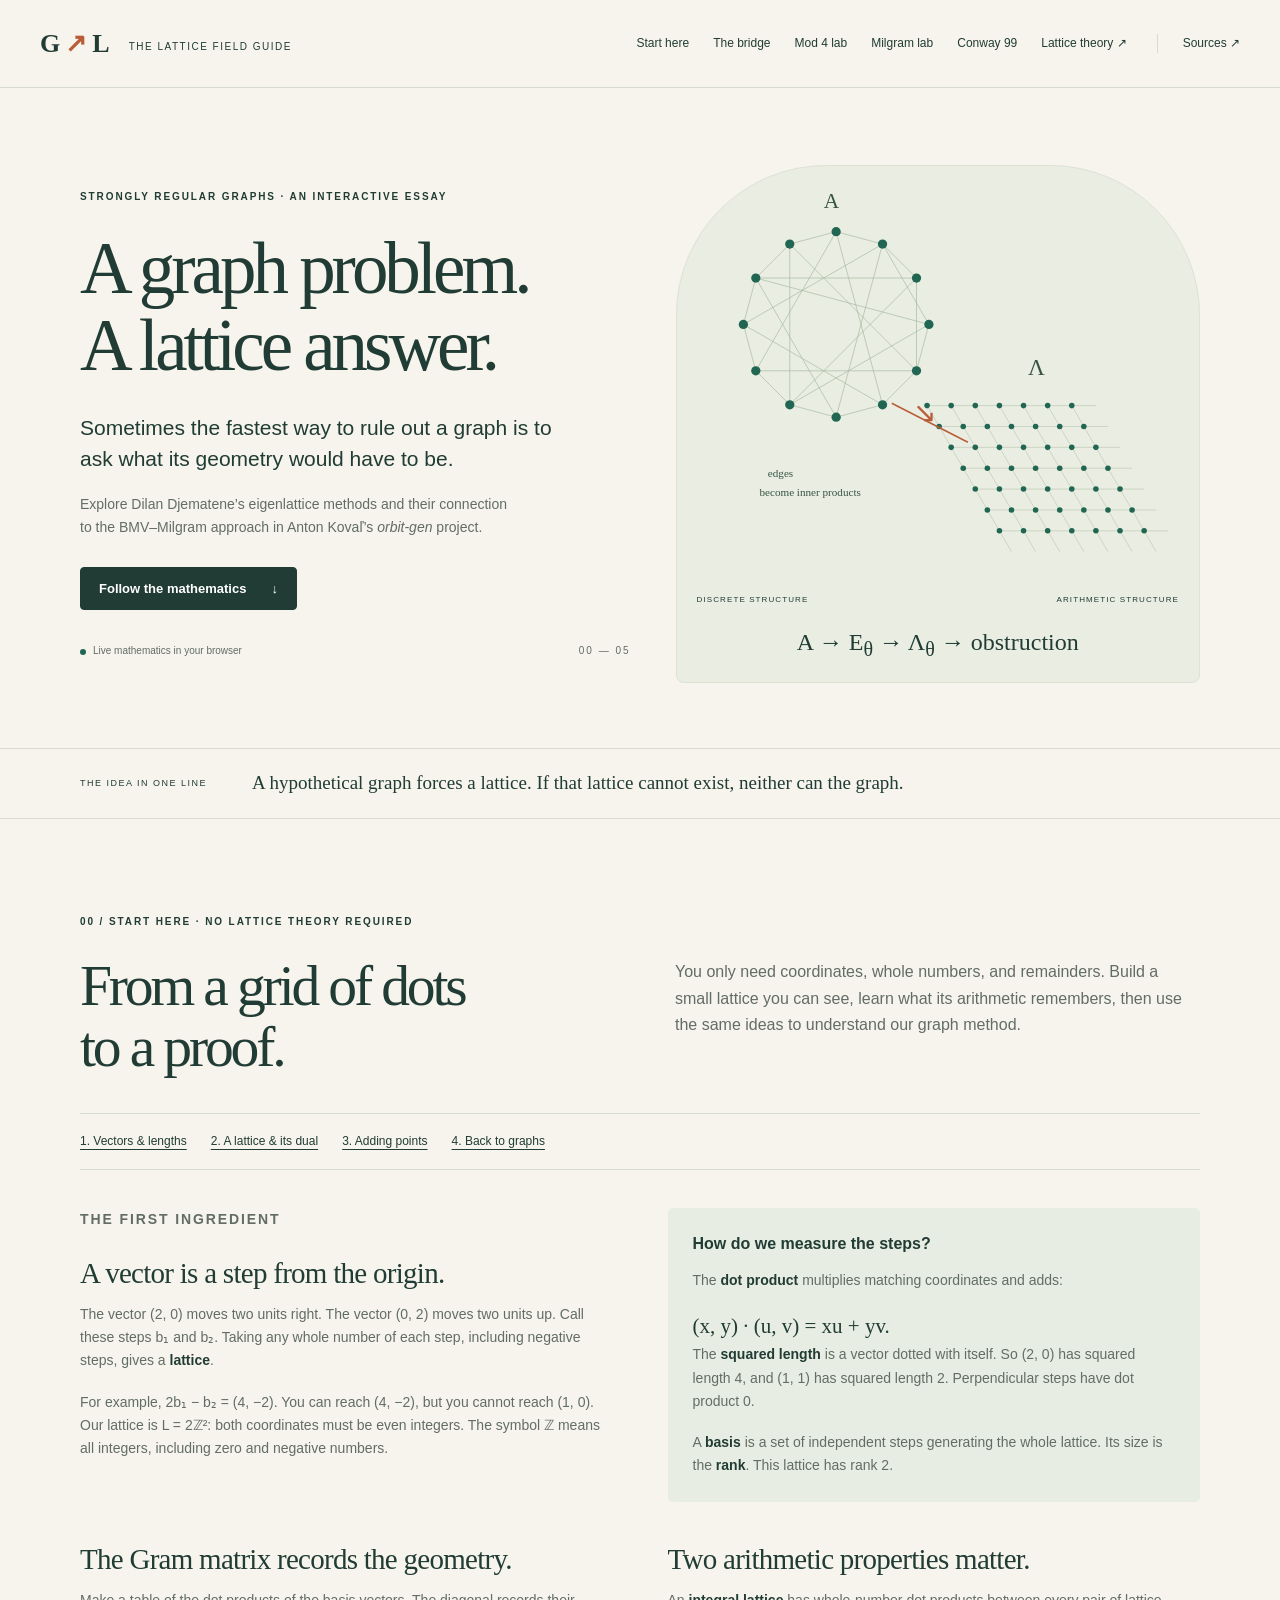
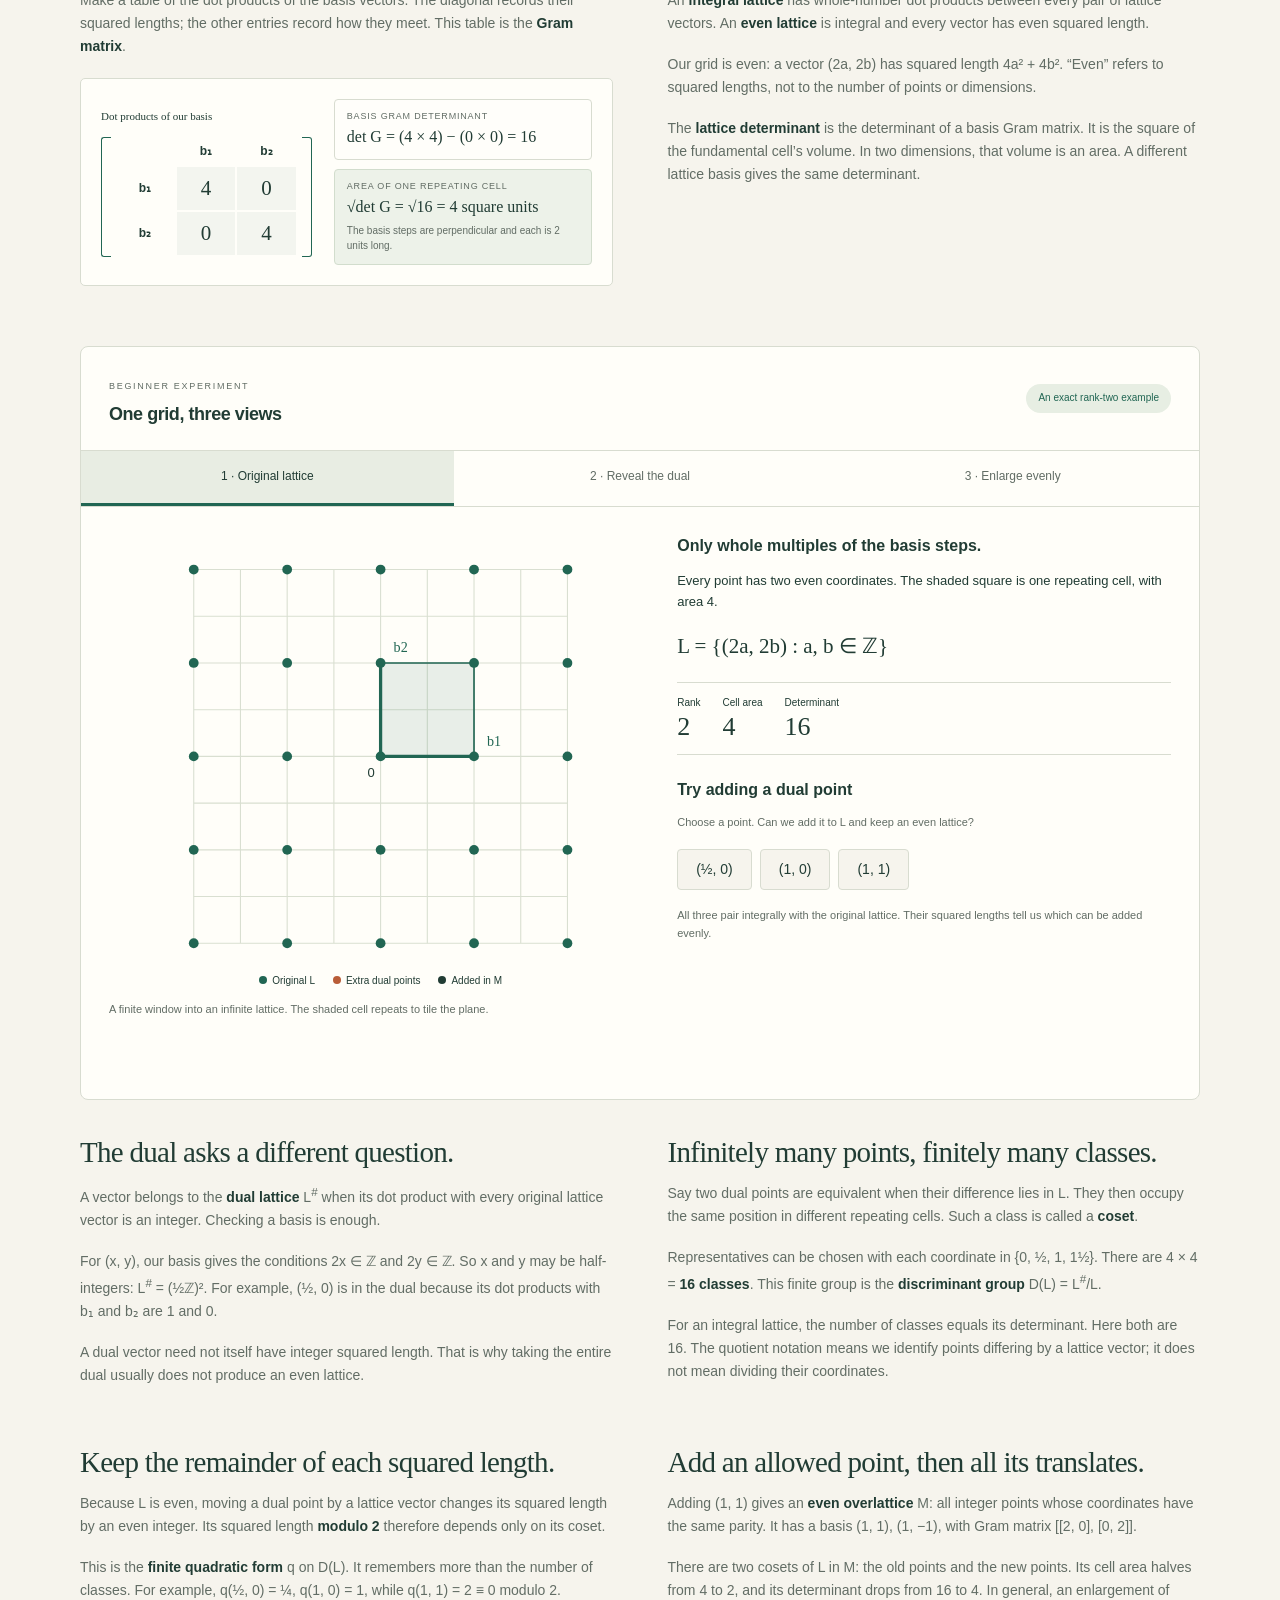
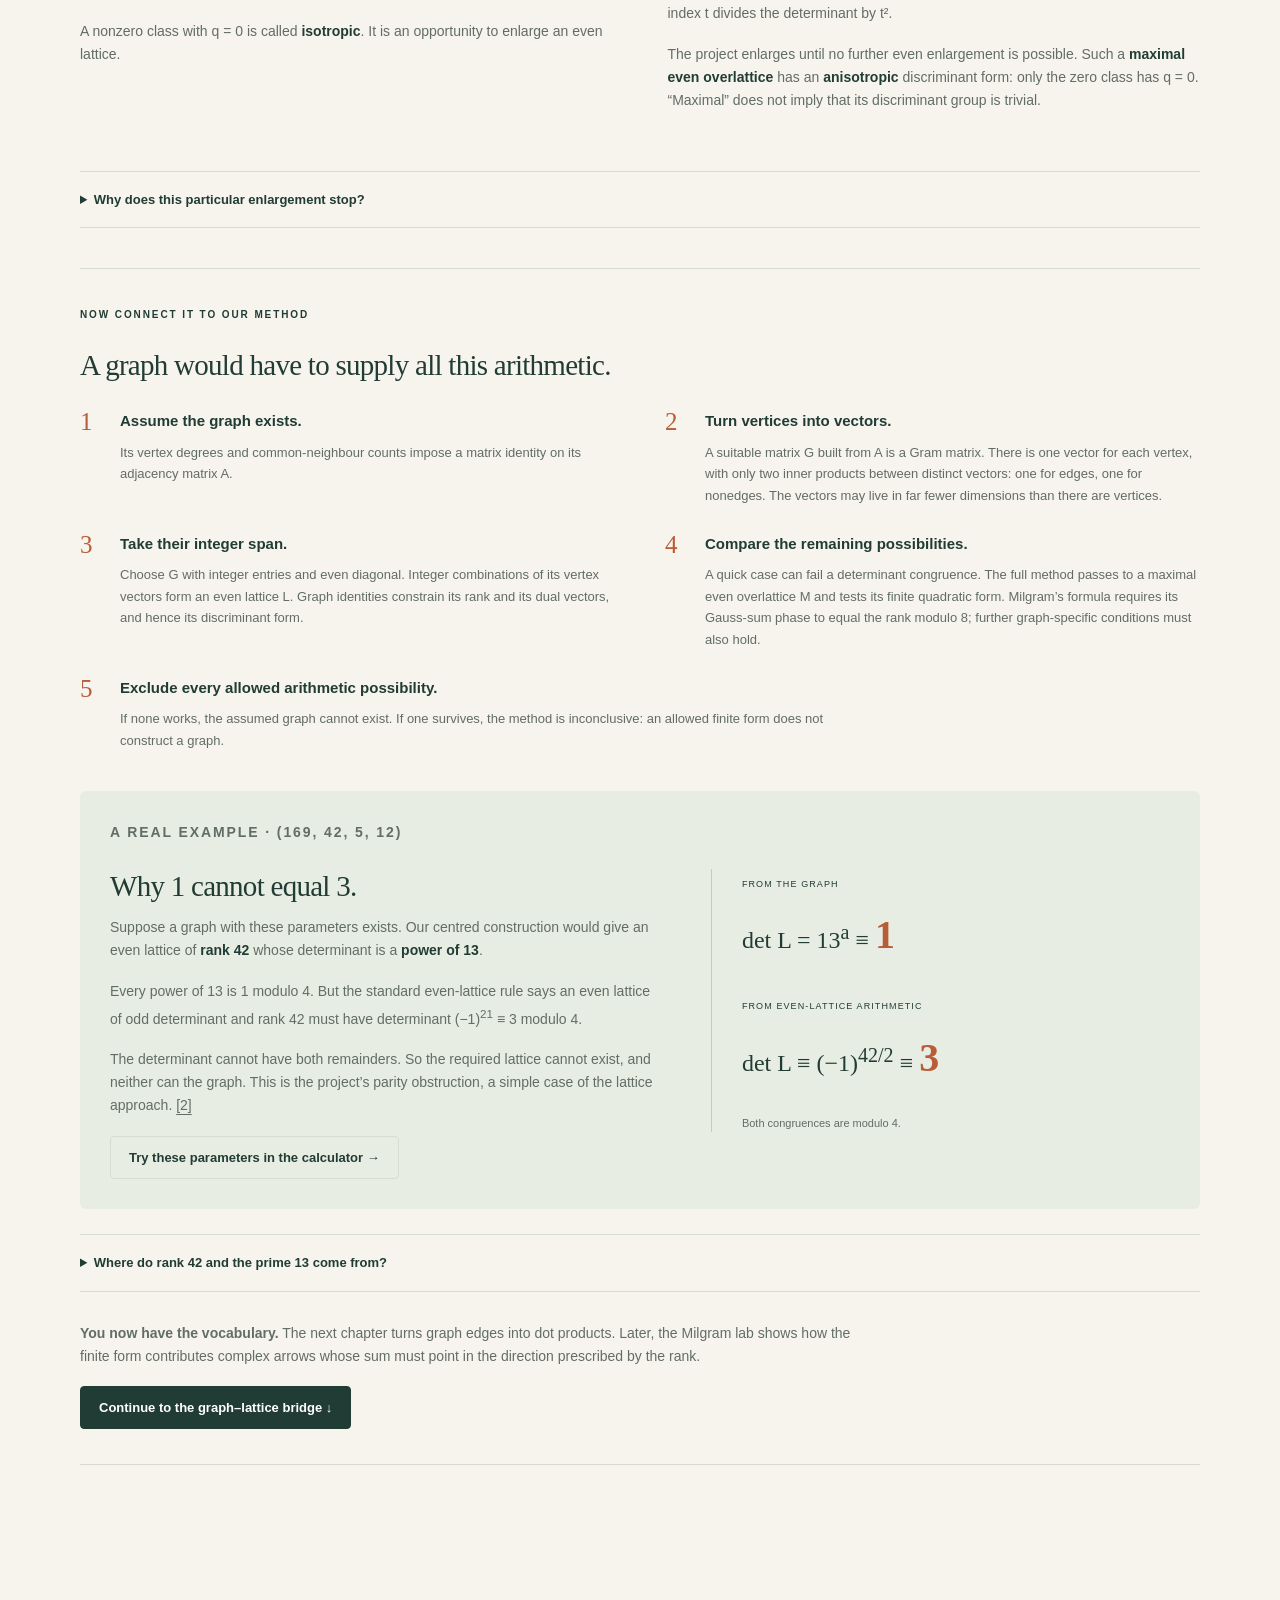
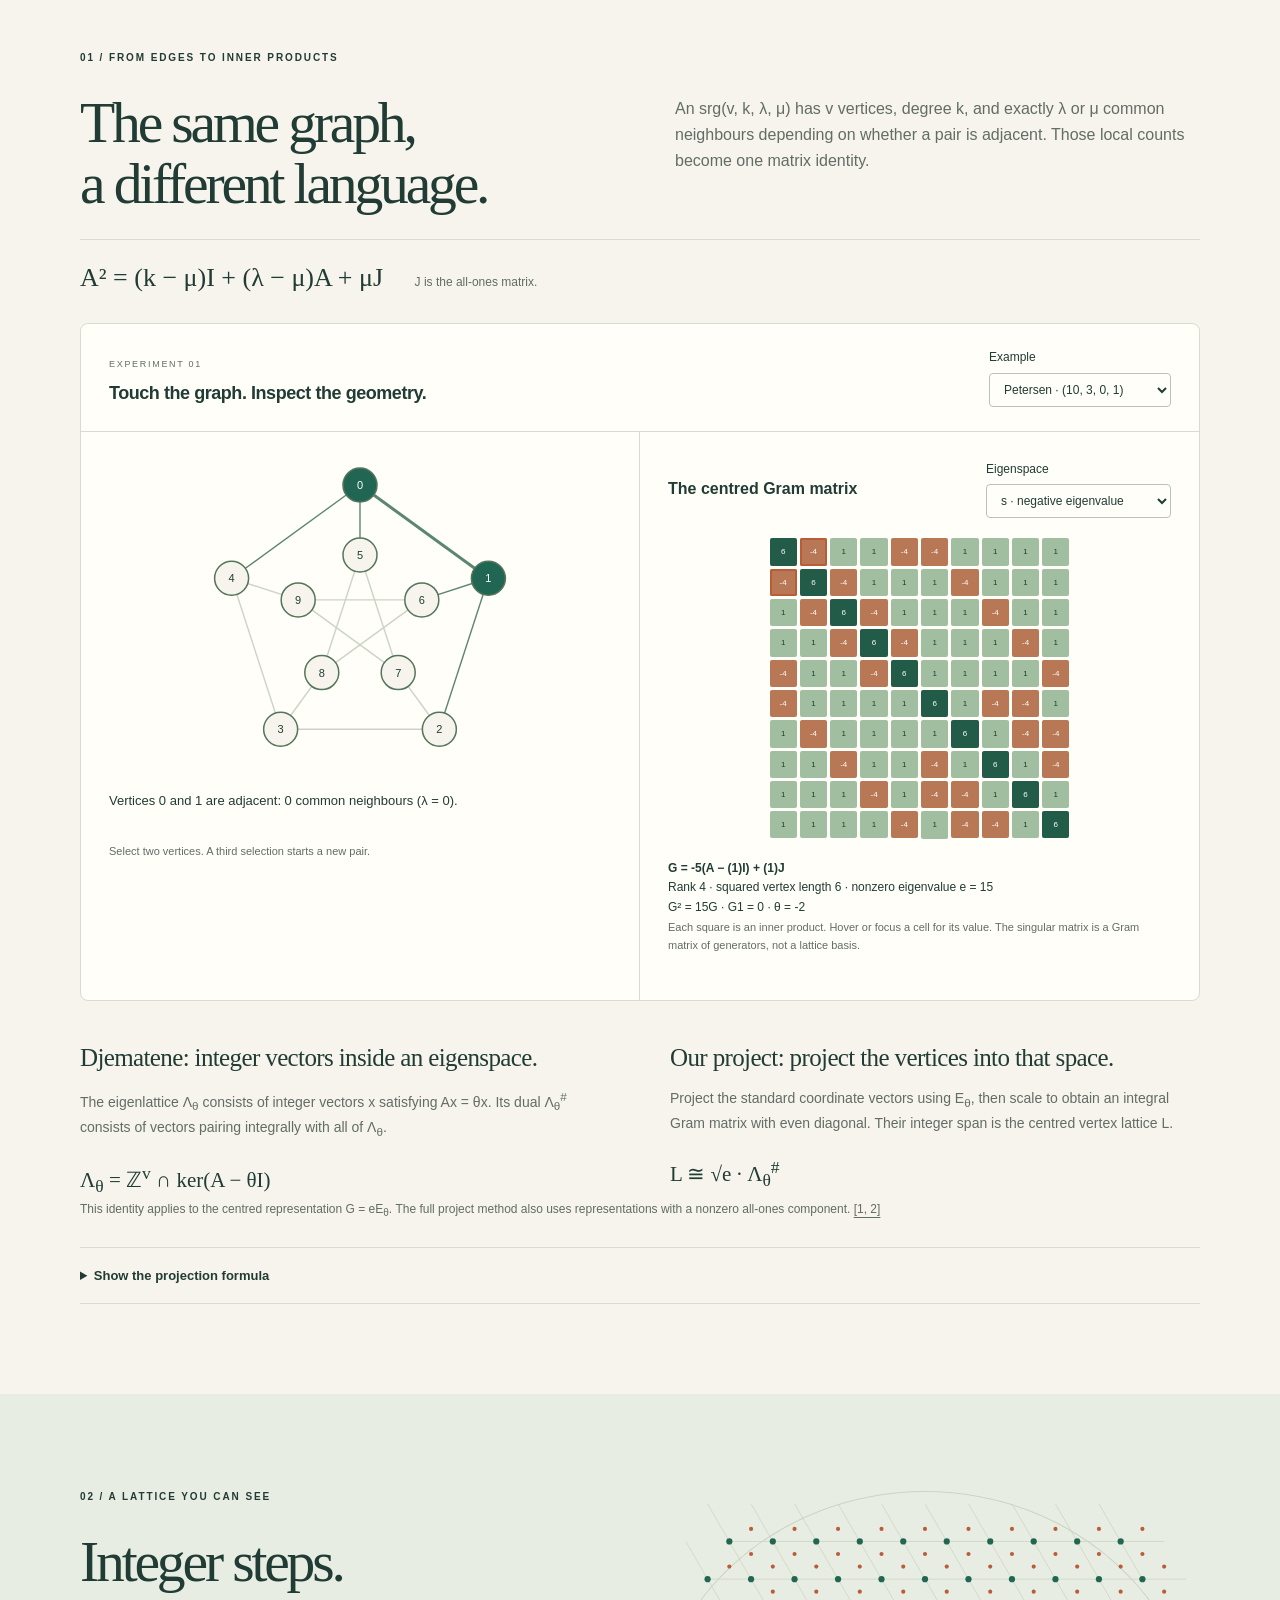
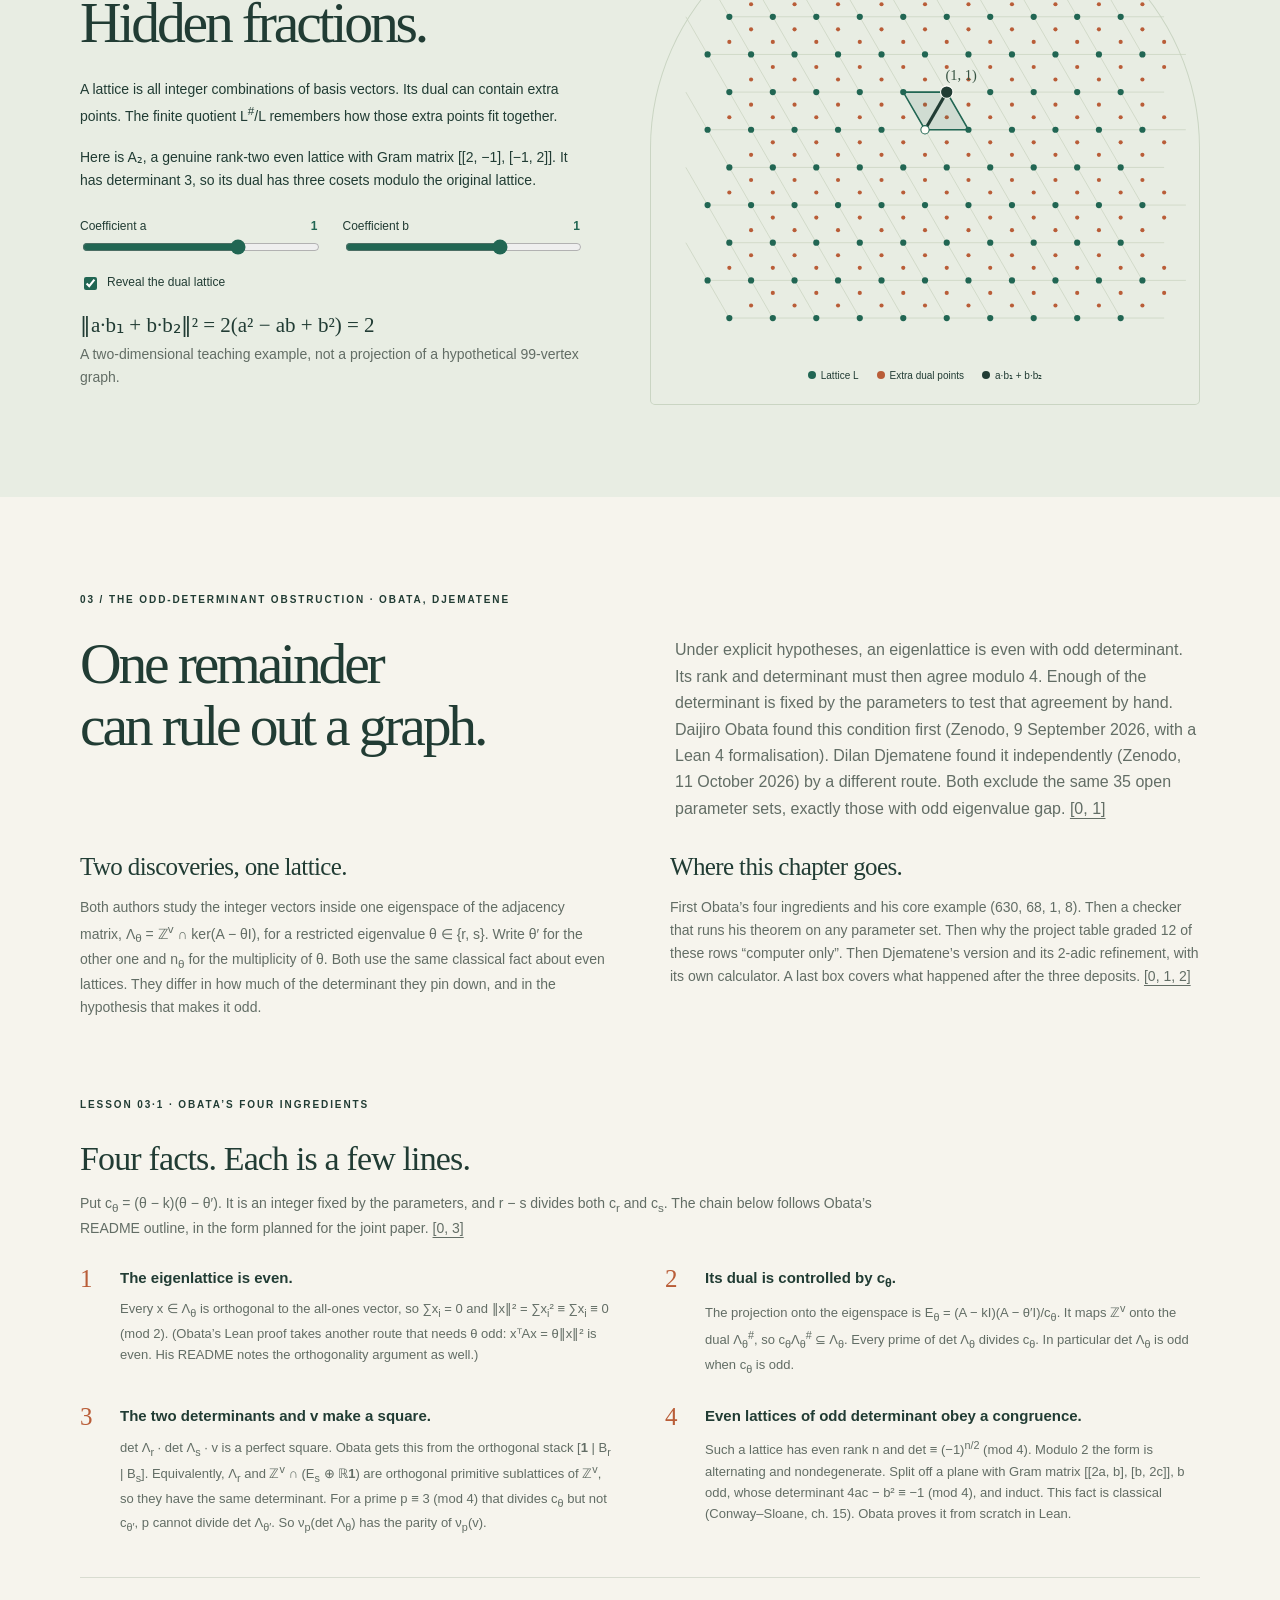
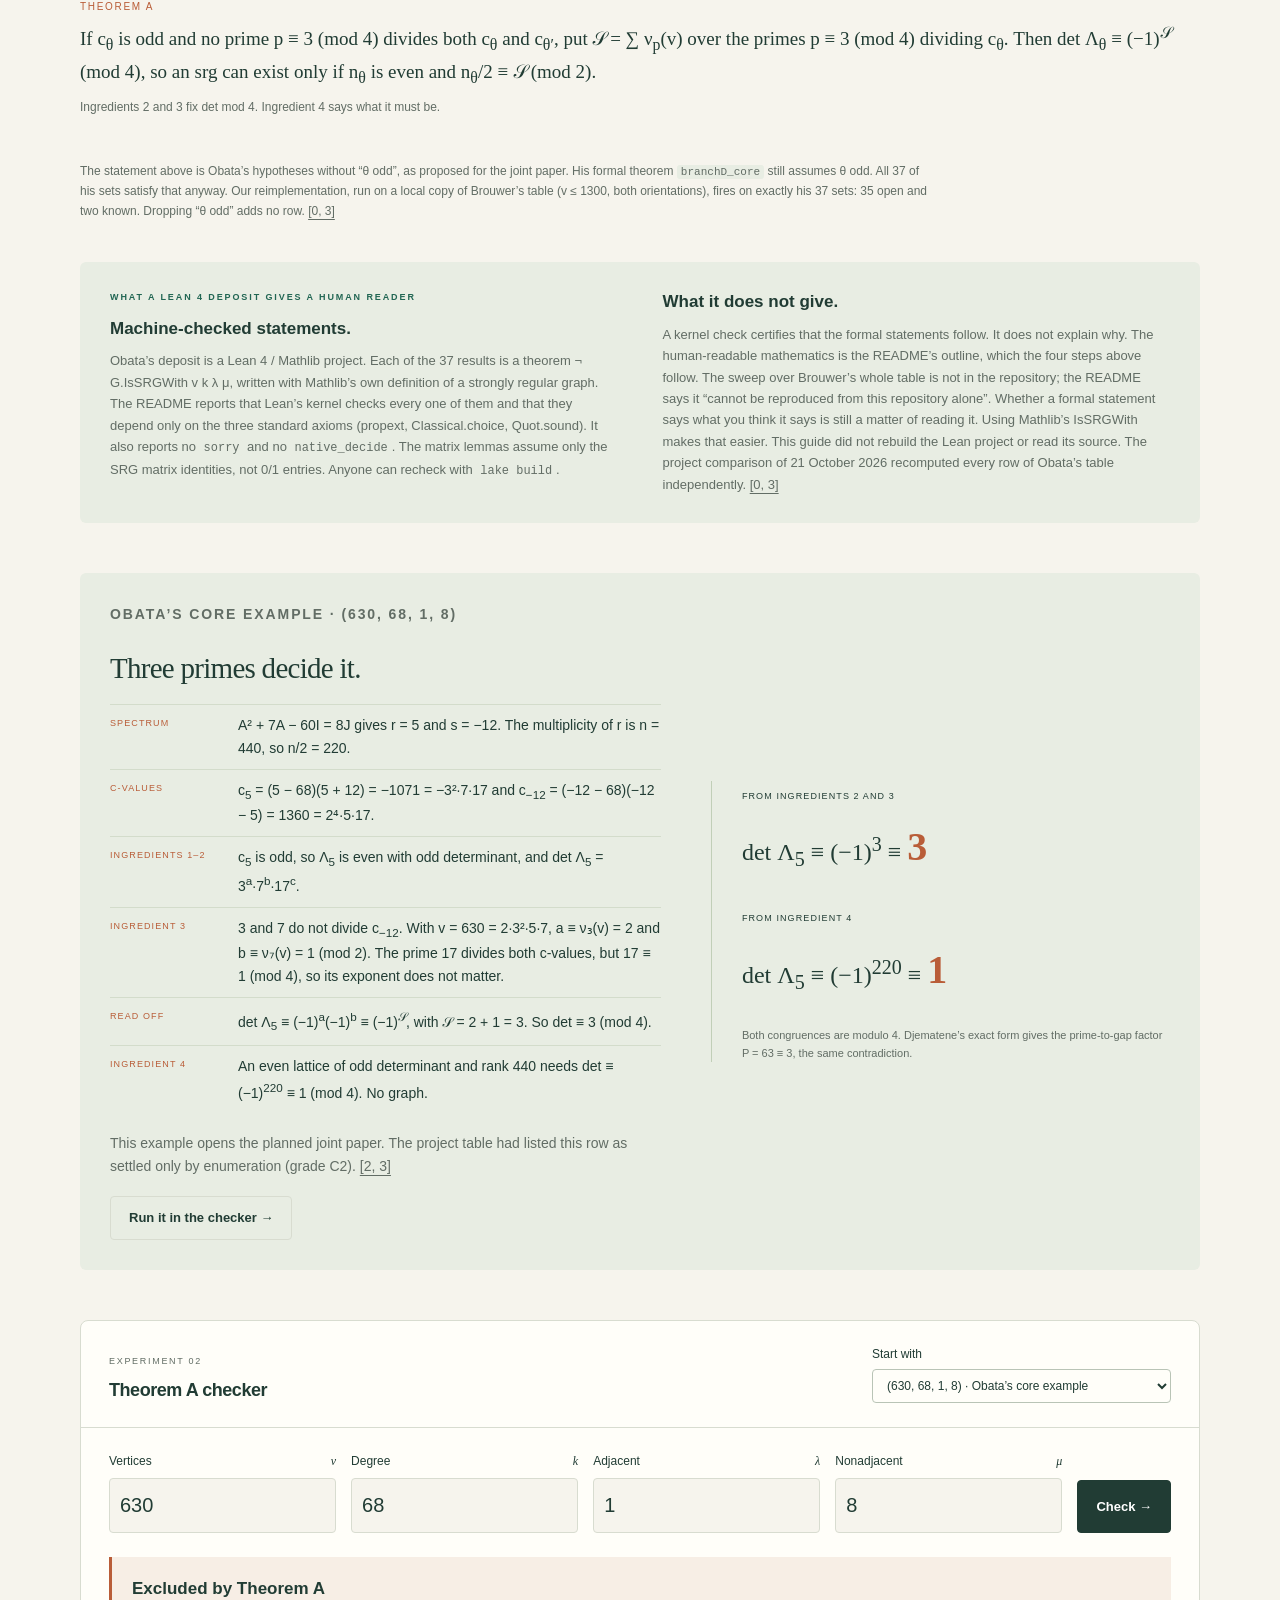
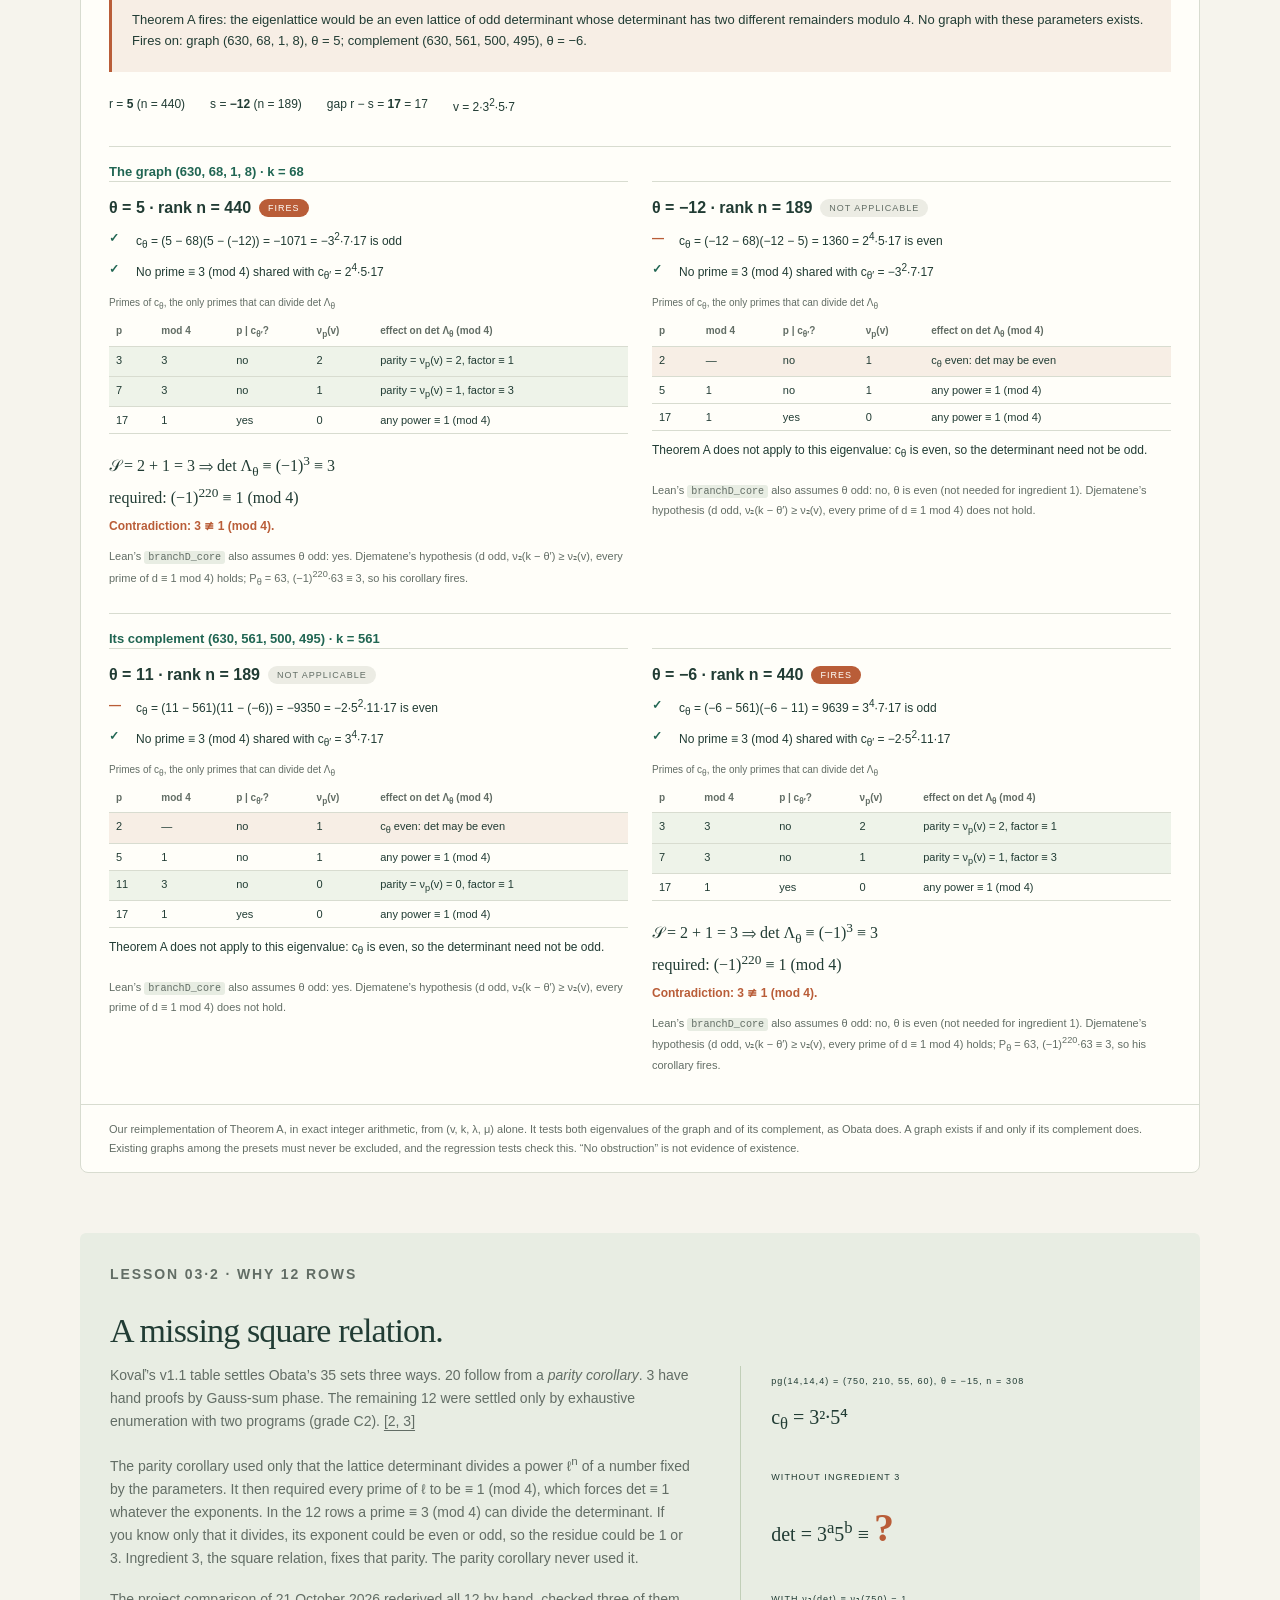
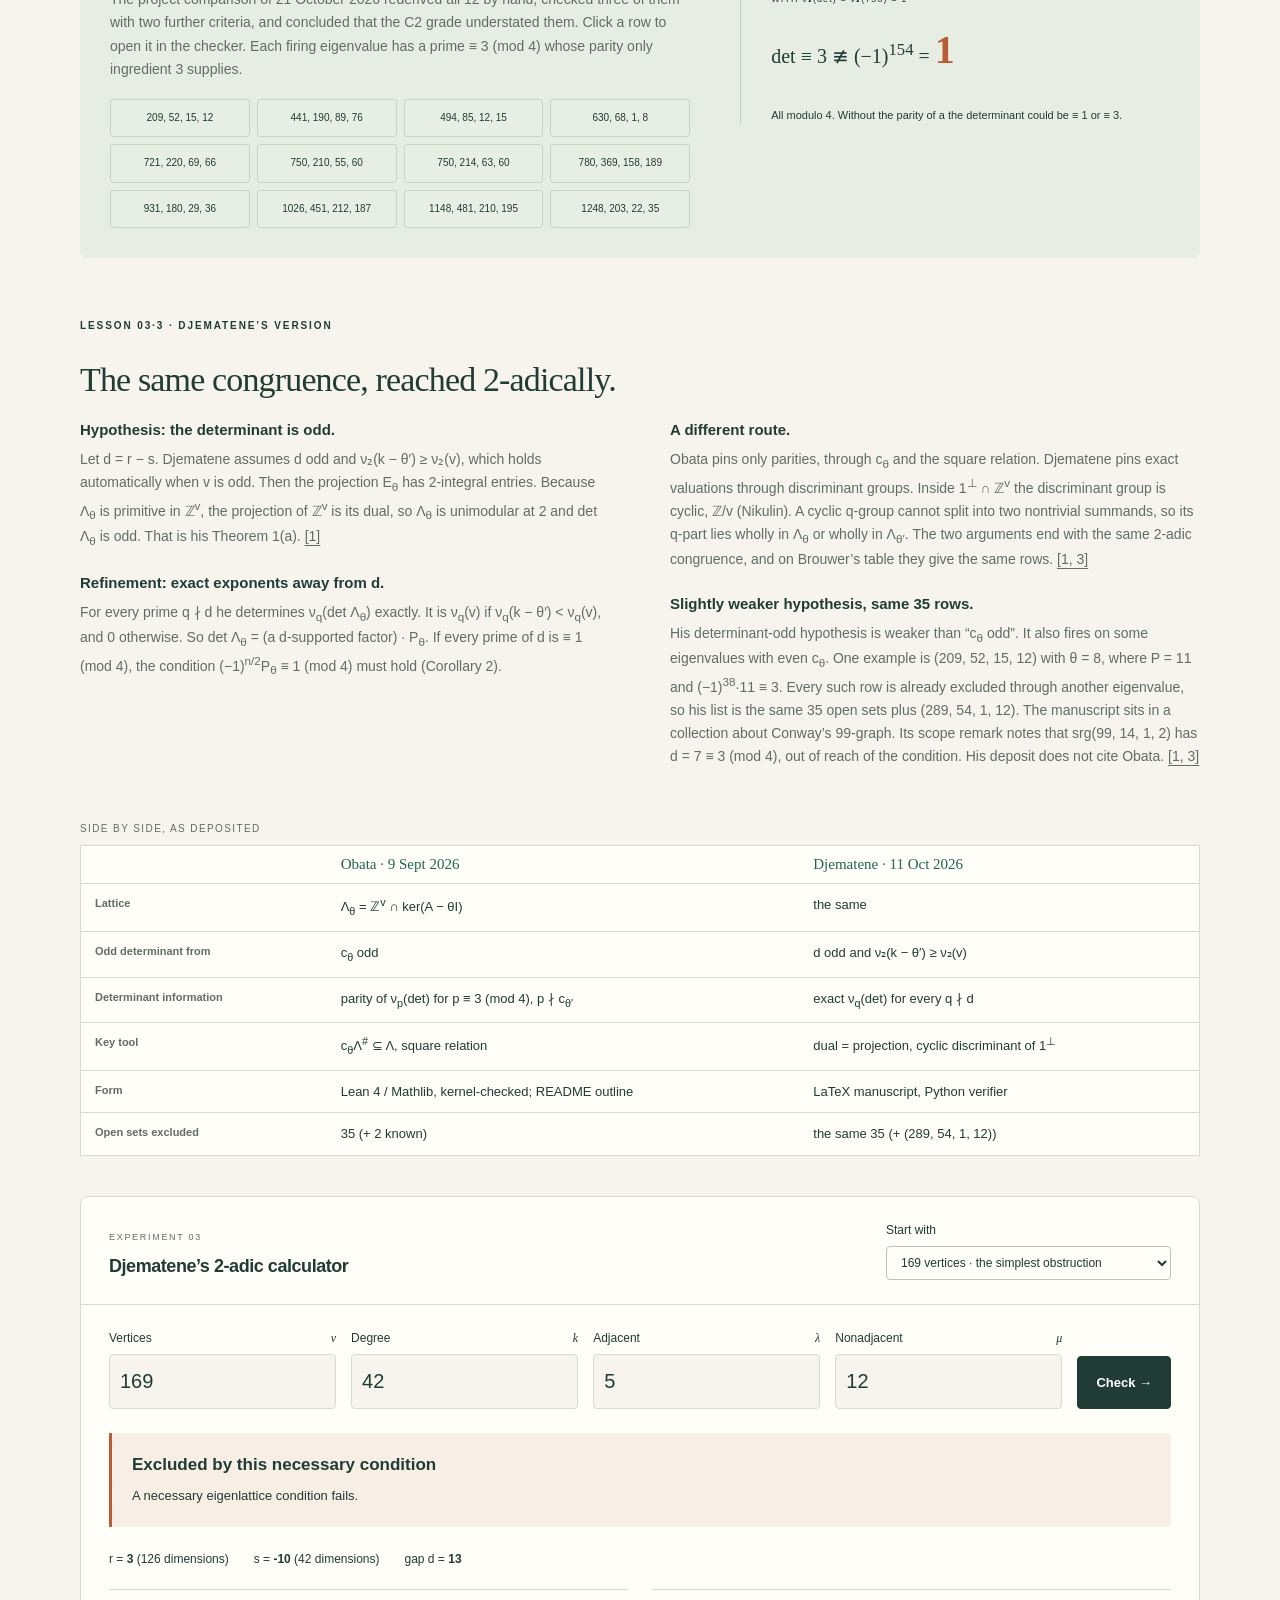
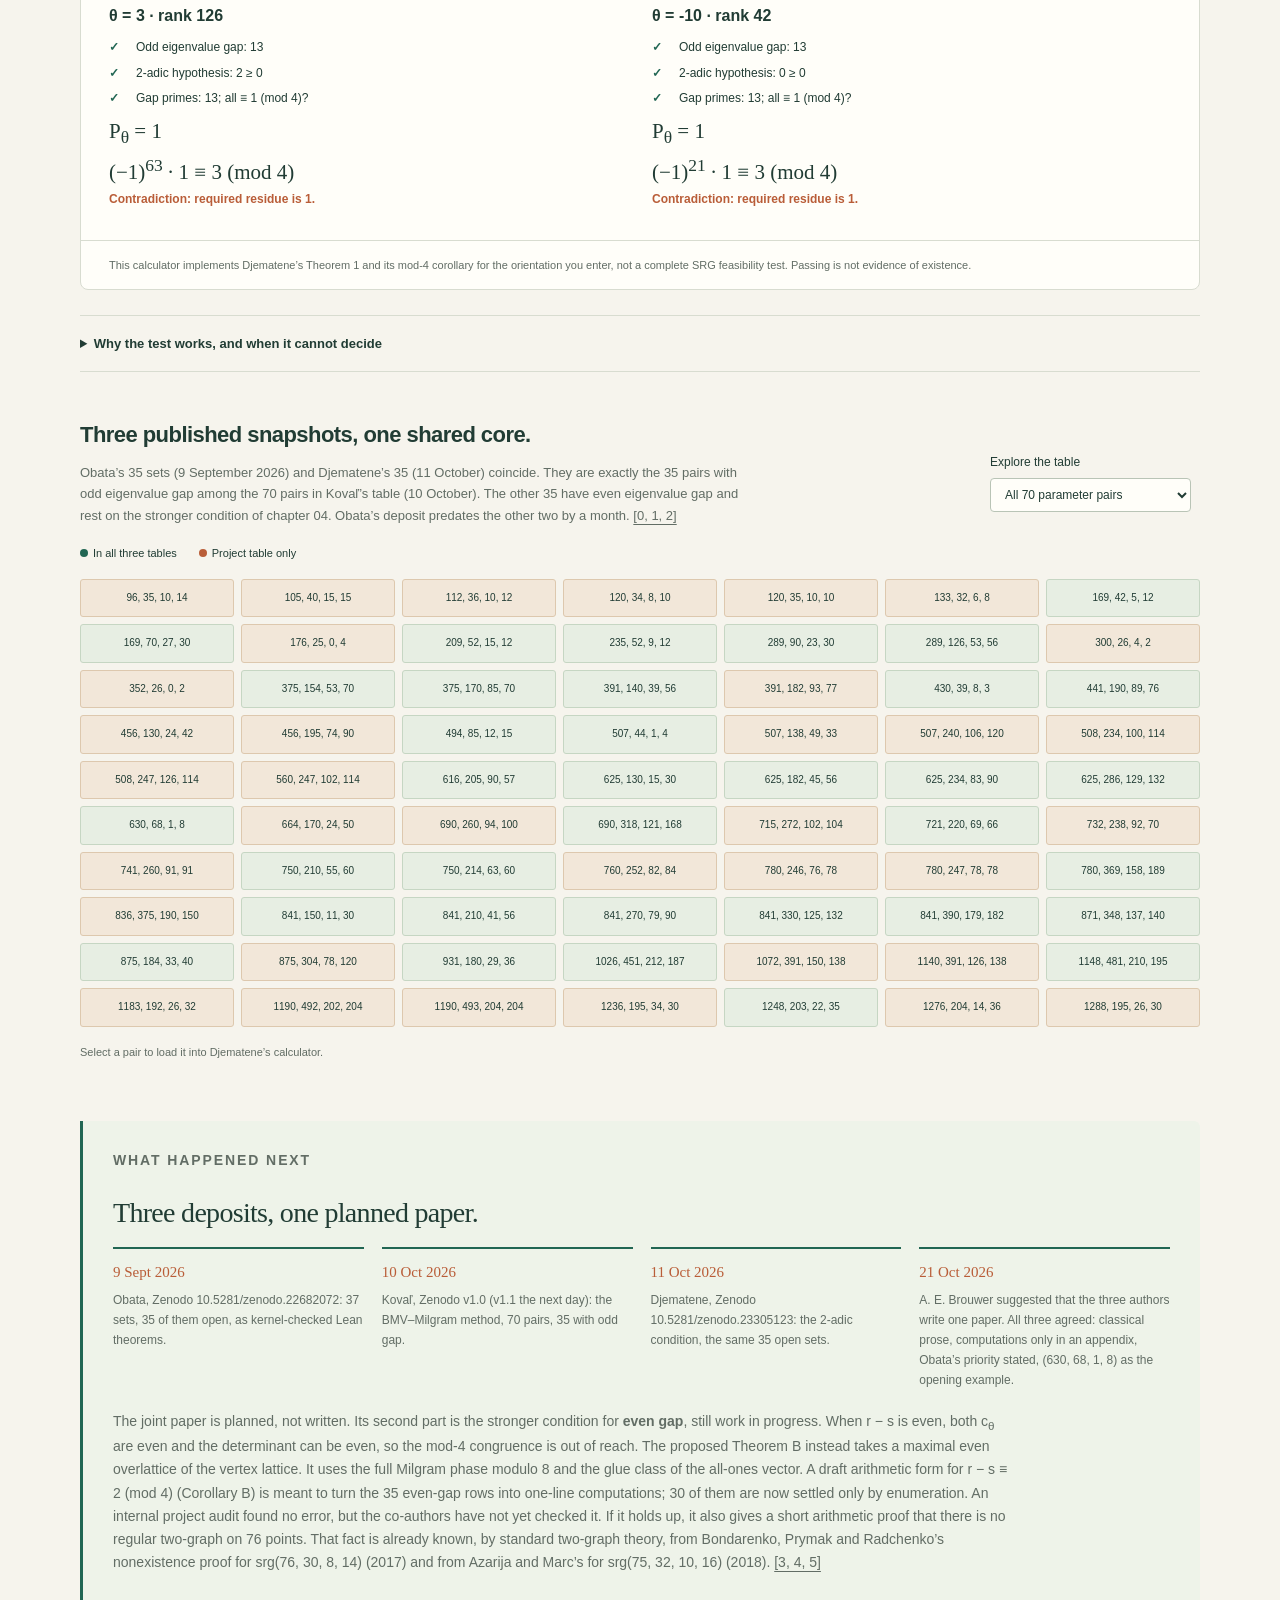
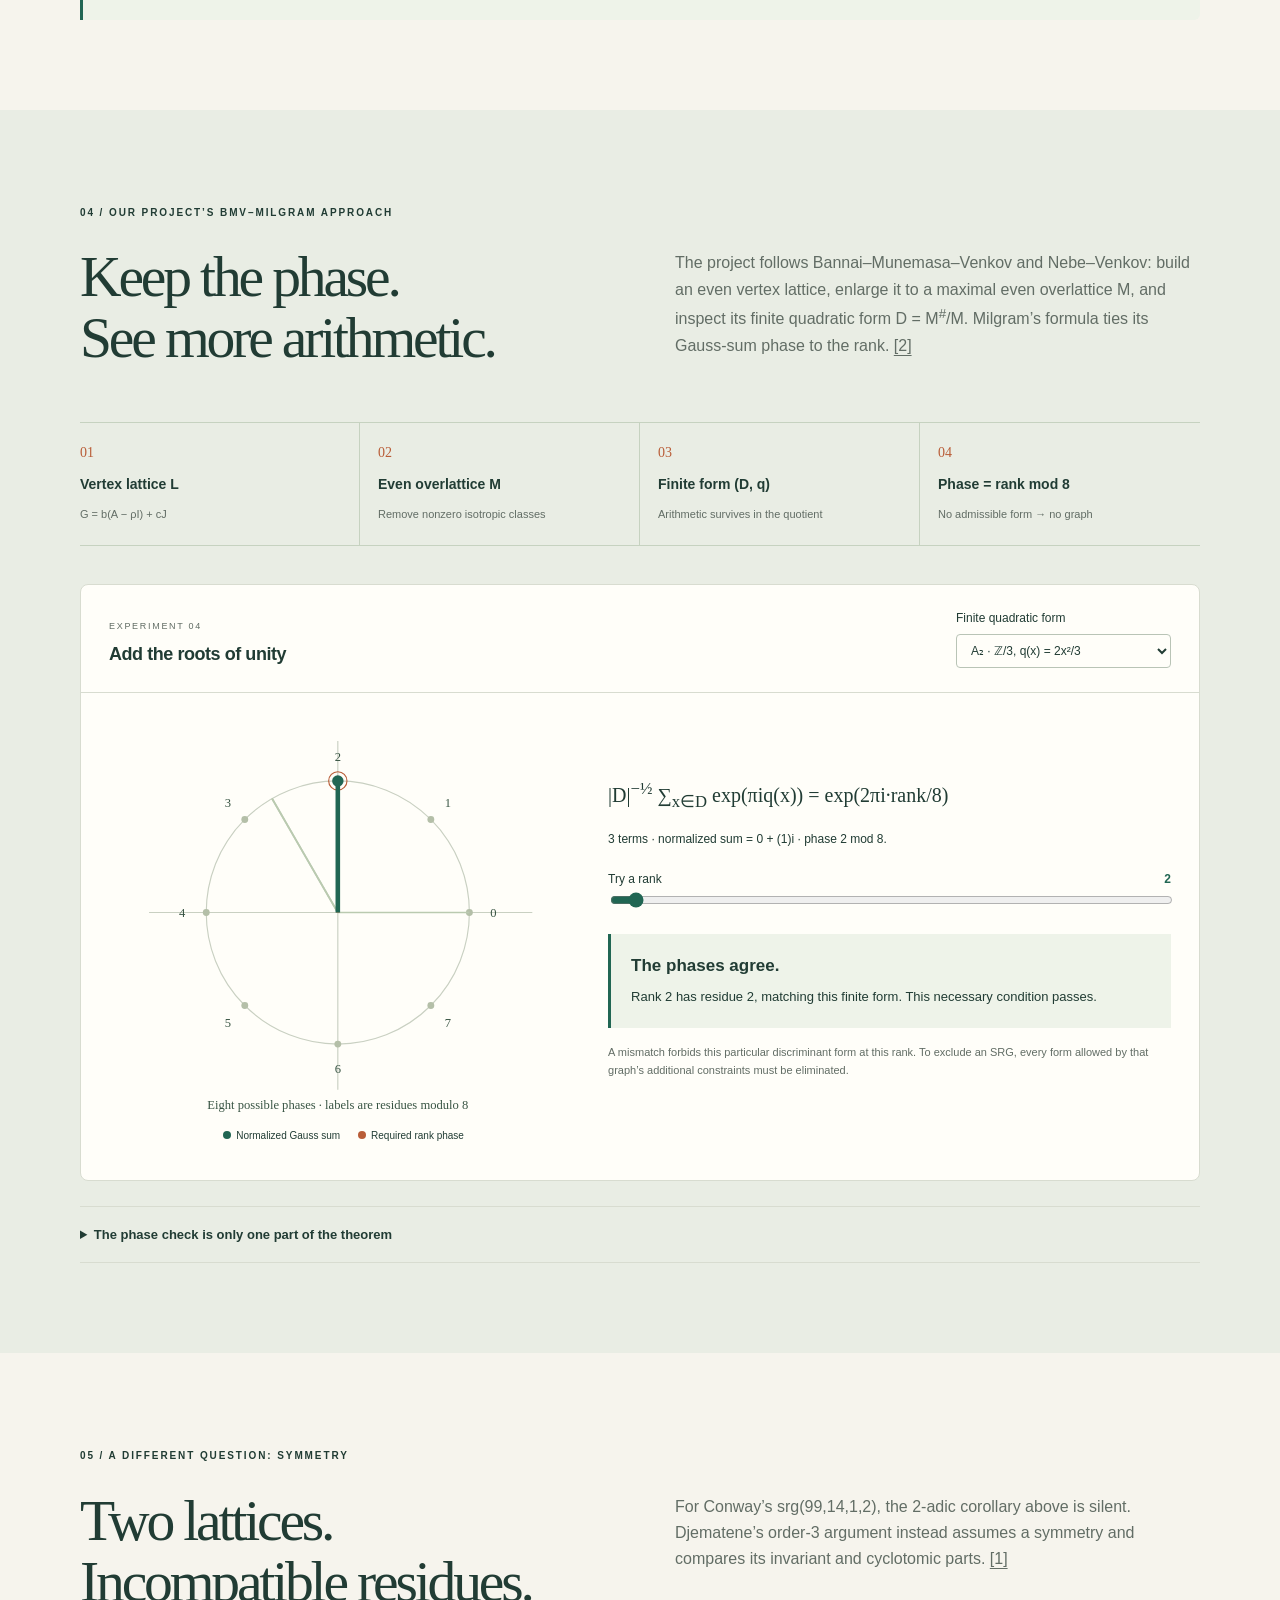
<file: index.html>
<!doctype html>
<html lang="en">
<head>
  <meta charset="utf-8"><meta name="viewport" content="width=device-width, initial-scale=1">
  <meta name="description" content="An interactive guide to the eigenlattice obstruction for strongly regular graphs: Daijiro Obata’s and Dilan Djematene’s odd-determinant condition and Anton Kovaľ’s BMV–Milgram lattice approach.">
  <meta name="theme-color" content="#f6f4ed"><title>Graph → Lattice · An interactive field guide</title>
  <link rel="icon" href="favicon.svg" type="image/svg+xml"><link rel="stylesheet" href="style.css">
  <script defer src="math.js"></script><script defer src="data.js"></script><script defer src="app.js"></script><script defer src="beginner.js"></script>
</head>
<body>
<a class="skip" href="#main">Skip to content</a>
<header><a class="brand" href="#">G<span>↗</span>L <small>THE LATTICE FIELD GUIDE</small></a><nav aria-label="Main"><a href="#beginners">Start here</a><a href="#bridge">The bridge</a><a href="#obstruction">Mod 4 lab</a><a href="#milgram">Milgram lab</a><a href="#conway">Conway 99</a><a href="lattice-theory.html">Lattice theory ↗</a></nav><a class="source-link" href="#sources">Sources ↗</a></header>
<main id="main">
<section class="hero wrap">
  <div class="hero-copy"><p class="eyebrow">STRONGLY REGULAR GRAPHS · AN INTERACTIVE ESSAY</p><h1>A graph problem.<br>A lattice answer.</h1><p class="intro">Sometimes the fastest way to rule out a graph is to ask what its geometry would have to be.</p><p class="hero-sub">Explore Dilan Djematene’s eigenlattice methods and their connection to the BMV–Milgram approach in Anton Kovaľ’s <em>orbit-gen</em> project.</p><a class="button primary" href="#beginners">Follow the mathematics <span>↓</span></a><div class="hero-foot"><span class="dot"></span> Live mathematics in your browser <span>00 — 05</span></div></div>
  <div class="hero-art" aria-label="A graph transforming into a lattice, conceptual illustration"><svg id="hero-svg" viewBox="0 0 520 450" role="img"><title>A conceptual bridge from graph edges to lattice points</title></svg><div class="art-caption"><span>DISCRETE STRUCTURE</span><span>ARITHMETIC STRUCTURE</span></div><div class="art-equation">A → E<sub>θ</sub> → Λ<sub>θ</sub> → obstruction</div></div>
</section>
<div class="reading-strip"><div class="wrap"><span>THE IDEA IN ONE LINE</span><p>A hypothetical graph forces a lattice. If that lattice cannot exist, neither can the graph.</p></div></div>
<section class="wrap chapter beginner-chapter" id="beginners">
<div class="chapter-head"><p class="eyebrow">00 / START HERE · NO LATTICE THEORY REQUIRED</p><h2>From a grid of dots<br>to a proof.</h2><p>You only need coordinates, whole numbers, and remainders. Build a small lattice you can see, learn what its arithmetic remembers, then use the same ideas to understand our graph method.</p></div>
<div class="beginner-map"><a href="#beginner-vectors">1. Vectors & lengths</a><a href="#beginner-grid">2. A lattice & its dual</a><a href="#beginner-glue">3. Adding points</a><a href="#beginner-method">4. Back to graphs</a></div>
<div class="beginner-lesson" id="beginner-vectors"><div><p class="eyebrow">THE FIRST INGREDIENT</p><h3>A vector is a step from the origin.</h3><p>The vector (2, 0) moves two units right. The vector (0, 2) moves two units up. Call these steps b₁ and b₂. Taking any whole number of each step, including negative steps, gives a <strong>lattice</strong>.</p><p>For example, 2b₁ − b₂ = (4, −2). You can reach (4, −2), but you cannot reach (1, 0). Our lattice is L = 2ℤ²: both coordinates must be even integers. The symbol ℤ means all integers, including zero and negative numbers.</p></div><div class="beginner-note"><h4>How do we measure the steps?</h4><p>The <strong>dot product</strong> multiplies matching coordinates and adds:</p><div class="formula">(x, y) · (u, v) = xu + yv.</div><p>The <strong>squared length</strong> is a vector dotted with itself. So (2, 0) has squared length 4, and (1, 1) has squared length 2. Perpendicular steps have dot product 0.</p><p>A <strong>basis</strong> is a set of independent steps generating the whole lattice. Its size is the <strong>rank</strong>. This lattice has rank 2.</p></div></div>
<div class="beginner-lesson"><div><h3>The Gram matrix records the geometry.</h3><p>Make a table of the dot products of the basis vectors. The diagonal records their squared lengths; the other entries record how they meet. This table is the <strong>Gram matrix</strong>.</p><div class="beginner-gram"><div><p class="gram-heading">Dot products of our basis</p><div class="gram-brackets"><table aria-label="Gram matrix G"><thead><tr><th scope="col"></th><th scope="col">b₁</th><th scope="col">b₂</th></tr></thead><tbody><tr><th scope="row">b₁</th><td>4</td><td>0</td></tr><tr><th scope="row">b₂</th><td>0</td><td>4</td></tr></tbody></table></div></div><div class="gram-facts"><div class="gram-fact"><span>Basis Gram determinant</span><strong>det G = (4 × 4) − (0 × 0) = 16</strong></div><div class="gram-fact area-fact"><span>Area of one repeating cell</span><strong>√det G = √16 = 4 square units</strong><small>The basis steps are perpendicular and each is 2 units long.</small></div></div></div></div><div><h3>Two arithmetic properties matter.</h3><p>An <strong>integral lattice</strong> has whole-number dot products between every pair of lattice vectors. An <strong>even lattice</strong> is integral and every vector has even squared length.</p><p>Our grid is even: a vector (2a, 2b) has squared length 4a² + 4b². “Even” refers to squared lengths, not to the number of points or dimensions.</p><p>The <strong>lattice determinant</strong> is the determinant of a basis Gram matrix. It is the square of the fundamental cell’s volume. In two dimensions, that volume is an area. A different lattice basis gives the same determinant.</p></div></div>
<div id="beginner-grid" class="lab beginner-lab"><div class="lab-bar"><div><span class="lab-number">BEGINNER EXPERIMENT</span><h3>One grid, three views</h3></div><span class="badge">An exact rank-two example</span></div><div class="beginner-views" role="group" aria-label="Lattice view"><button type="button" data-beginner-view="lattice" aria-pressed="true">1 · Original lattice</button><button type="button" data-beginner-view="dual" aria-pressed="false">2 · Reveal the dual</button><button type="button" data-beginner-view="overlattice" aria-pressed="false">3 · Enlarge evenly</button></div><div class="beginner-lab-body"><div><svg id="beginner-svg" viewBox="0 0 500 380" role="img" aria-label="The even square lattice, its dual, and an even overlattice"></svg><div class="legend"><span><i class="key teal"></i>Original L</span><span><i class="key orange"></i>Extra dual points</span><span><i class="key ink"></i>Added in M</span></div><p class="hint">A finite window into an infinite lattice. The shaded cell repeats to tile the plane.</p></div><div><div id="beginner-view-copy" aria-live="polite"><h4>Only whole multiples of the basis steps.</h4><p>Every point has two even coordinates. The shaded square is one repeating cell, with area 4.</p><div class="formula">L = {(2a, 2b) : a, b ∈ ℤ}</div></div><div class="beginner-stats" id="beginner-stats"><span>Rank <strong>2</strong></span><span>Cell area <strong>4</strong></span><span>Determinant <strong>16</strong></span></div><h4>Try adding a dual point</h4><p class="hint">Choose a point. Can we add it to L and keep an even lattice?</p><div class="candidate-buttons" role="group" aria-label="Candidate dual point"><button type="button" data-beginner-point="half" aria-pressed="false">(½, 0)</button><button type="button" data-beginner-point="unit" aria-pressed="false">(1, 0)</button><button type="button" data-beginner-point="diagonal" aria-pressed="false">(1, 1)</button></div><div id="beginner-candidate" aria-live="polite"><p class="hint">All three pair integrally with the original lattice. Their squared lengths tell us which can be added evenly.</p></div></div></div></div>
<div class="beginner-lesson"><div><h3>The dual asks a different question.</h3><p>A vector belongs to the <strong>dual lattice</strong> L<sup>#</sup> when its dot product with every original lattice vector is an integer. Checking a basis is enough.</p><p>For (x, y), our basis gives the conditions 2x ∈ ℤ and 2y ∈ ℤ. So x and y may be half-integers: L<sup>#</sup> = (½ℤ)². For example, (½, 0) is in the dual because its dot products with b₁ and b₂ are 1 and 0.</p><p>A dual vector need not itself have integer squared length. That is why taking the entire dual usually does not produce an even lattice.</p></div><div><h3>Infinitely many points, finitely many classes.</h3><p>Say two dual points are equivalent when their difference lies in L. They then occupy the same position in different repeating cells. Such a class is called a <strong>coset</strong>.</p><p>Representatives can be chosen with each coordinate in {0, ½, 1, 1½}. There are 4 × 4 = <strong>16 classes</strong>. This finite group is the <strong>discriminant group</strong> D(L) = L<sup>#</sup>/L.</p><p>For an integral lattice, the number of classes equals its determinant. Here both are 16. The quotient notation means we identify points differing by a lattice vector; it does not mean dividing their coordinates.</p></div></div>
<div class="beginner-lesson" id="beginner-glue"><div><h3>Keep the remainder of each squared length.</h3><p>Because L is even, moving a dual point by a lattice vector changes its squared length by an even integer. Its squared length <strong>modulo 2</strong> therefore depends only on its coset.</p><p>This is the <strong>finite quadratic form</strong> q on D(L). It remembers more than the number of classes. For example, q(½, 0) = ¼, q(1, 0) = 1, while q(1, 1) = 2 ≡ 0 modulo 2.</p><p>A nonzero class with q = 0 is called <strong>isotropic</strong>. It is an opportunity to enlarge an even lattice.</p></div><div><h3>Add an allowed point, then all its translates.</h3><p>Adding (1, 1) gives an <strong>even overlattice</strong> M: all integer points whose coordinates have the same parity. It has a basis (1, 1), (1, −1), with Gram matrix [[2, 0], [0, 2]].</p><p>There are two cosets of L in M: the old points and the new points. Its cell area halves from 4 to 2, and its determinant drops from 16 to 4. In general, an enlargement of index t divides the determinant by t².</p><p>The project enlarges until no further even enlargement is possible. Such a <strong>maximal even overlattice</strong> has an <strong>anisotropic</strong> discriminant form: only the zero class has q = 0. “Maximal” does not imply that its discriminant group is trivial.</p></div></div>
<details><summary>Why does this particular enlargement stop?</summary><p>M<sup>#</sup>/M has four classes, represented by (0, 0), (½, ½), (½, −½), and (1, 0). Their q values are 0, ½, ½, and 1. None of the three nonzero classes has q = 0, so M admits no further even enlargement in this plane.</p><p>The general principle is that adding representatives of an isotropic subgroup gives an even overlattice. Here the subgroup generated by the class of (1, 1) has order 2; the single-vector check is sufficient.</p></details>
<div class="beginner-method" id="beginner-method"><p class="eyebrow">NOW CONNECT IT TO OUR METHOD</p><h3>A graph would have to supply all this arithmetic.</h3><ol class="beginner-chain"><li><strong>Assume the graph exists.</strong><p>Its vertex degrees and common-neighbour counts impose a matrix identity on its adjacency matrix A.</p></li><li><strong>Turn vertices into vectors.</strong><p>A suitable matrix G built from A is a Gram matrix. There is one vector for each vertex, with only two inner products between distinct vectors: one for edges, one for nonedges. The vectors may live in far fewer dimensions than there are vertices.</p></li><li><strong>Take their integer span.</strong><p>Choose G with integer entries and even diagonal. Integer combinations of its vertex vectors form an even lattice L. Graph identities constrain its rank and its dual vectors, and hence its discriminant form.</p></li><li><strong>Compare the remaining possibilities.</strong><p>A quick case can fail a determinant congruence. The full method passes to a maximal even overlattice M and tests its finite quadratic form. Milgram’s formula requires its Gauss-sum phase to equal the rank modulo 8; further graph-specific conditions must also hold.</p></li><li><strong>Exclude every allowed arithmetic possibility.</strong><p>If none works, the assumed graph cannot exist. If one survives, the method is inconclusive: an allowed finite form does not construct a graph.</p></li></ol></div>
<div class="beginner-example"><div><p class="eyebrow">A REAL EXAMPLE · (169, 42, 5, 12)</p><h3>Why 1 cannot equal 3.</h3><p>Suppose a graph with these parameters exists. Our centred construction would give an even lattice of <strong>rank 42</strong> whose determinant is a <strong>power of 13</strong>.</p><p>Every power of 13 is 1 modulo 4. But the standard even-lattice rule says an even lattice of odd determinant and rank 42 must have determinant (−1)<sup>21</sup> ≡ 3 modulo 4.</p><p>The determinant cannot have both remainders. So the required lattice cannot exist, and neither can the graph. This is the project’s parity obstruction, a simple case of the lattice approach. <a href="#sources">[2]</a></p><a class="button" href="#obstruction">Try these parameters in the calculator →</a></div><div class="beginner-contradiction"><span>FROM THE GRAPH</span><div>det L = 13<sup>a</sup> ≡ <strong>1</strong></div><span>FROM EVEN-LATTICE ARITHMETIC</span><div>det L ≡ (−1)<sup>42/2</sup> ≡ <strong>3</strong></div><p>Both congruences are modulo 4.</p></div></div>
<details><summary>Where do rank 42 and the prime 13 come from?</summary><p>The restricted adjacency eigenvalues are 3 and −10, with multiplicities 126 and 42. Use G = −13(A − 3I) + 3J. It vanishes on the all-ones vector and the 3-eigenspace, and acts by 169 on the −10-eigenspace. Thus G is positive semidefinite of rank 42, has even diagonal 42, and satisfies G² = 169G.</p><p>The centred dual-vector identity gives 169L<sup>#</sup> ⊆ L. Therefore every discriminant class is killed by 169, so the discriminant group has order a power of 13. Its order is det L. Here G has 169 rows and is singular: we use its rank and generator identities, not its zero determinant as a generator Gram matrix.</p></details>
<div class="beginner-exit"><p><strong>You now have the vocabulary.</strong> The next chapter turns graph edges into dot products. Later, the Milgram lab shows how the finite form contributes complex arrows whose sum must point in the direction prescribed by the rank.</p><a class="button primary" href="#bridge">Continue to the graph–lattice bridge ↓</a></div>
</section>
<section class="wrap chapter" id="bridge">
  <div class="chapter-head"><p class="eyebrow">01 / FROM EDGES TO INNER PRODUCTS</p><h2>The same graph,<br>a different language.</h2><p>An srg(v, k, λ, μ) has v vertices, degree k, and exactly λ or μ common neighbours depending on whether a pair is adjacent. Those local counts become one matrix identity.</p></div>
  <div class="equation-band">A² = (k − μ)I + (λ − μ)A + μJ <span>J is the all-ones matrix.</span></div>
  <div class="lab graph-lab">
    <div class="lab-bar"><div><span class="lab-number">EXPERIMENT 01</span><h3>Touch the graph. Inspect the geometry.</h3></div><label>Example <select id="graph-choice"><option value="petersen">Petersen · (10, 3, 0, 1)</option><option value="rook">3 × 3 rook · (9, 4, 1, 2)</option></select></label></div>
    <div class="graph-panels"><div class="graph-pane"><svg id="graph-svg" viewBox="0 0 400 340" role="group" aria-label="Select two vertices to inspect common neighbours"></svg><p id="pair-result" class="live-note" aria-live="polite"></p><p class="hint">Select two vertices. A third selection starts a new pair.</p></div><div class="matrix-pane"><div class="inline-control"><h4>The centred Gram matrix</h4><label>Eigenspace <select id="eigen-choice"><option value="s">s · negative eigenvalue</option><option value="r">r · positive eigenvalue</option></select></label></div><div id="matrix" class="matrix" role="img" aria-label="Gram matrix heatmap"></div><div id="gram-details"></div><p class="hint">Each square is an inner product. Hover or focus a cell for its value. The singular matrix is a Gram matrix of generators, not a lattice basis.</p></div></div>
  </div>
  <div class="bridge-text"><div><h3>Djematene: integer vectors inside an eigenspace.</h3><p>The eigenlattice Λ<sub>θ</sub> consists of integer vectors x satisfying Ax = θx. Its dual Λ<sub>θ</sub><sup>#</sup> consists of vectors pairing integrally with all of Λ<sub>θ</sub>.</p><div class="formula">Λ<sub>θ</sub> = ℤ<sup>v</sup> ∩ ker(A − θI)</div></div><div><h3>Our project: project the vertices into that space.</h3><p>Project the standard coordinate vectors using E<sub>θ</sub>, then scale to obtain an integral Gram matrix with even diagonal. Their integer span is the centred vertex lattice L.</p><div class="formula">L ≅ √e · Λ<sub>θ</sub><sup>#</sup></div></div></div>
  <p class="margin-note">This identity applies to the centred representation G = eE<sub>θ</sub>. The full project method also uses representations with a nonzero all-ones component. <a href="#sources">[1, 2]</a></p>
  <details><summary>Show the projection formula</summary><p>If θ′ is the other restricted eigenvalue, then</p><div class="formula">E<sub>θ</sub> = (A − θ′I)/(θ − θ′) − (k − θ′)J/((θ − θ′)v).</div><p>For a primitive sublattice of ℤ<sup>v</sup>, projection of ℤ<sup>v</sup> onto its rational span is its dual. This is the bridge between the two constructions.</p></details>
</section>
<section class="chapter lattice-section" id="lattice"><div class="wrap lattice-layout"><div><p class="eyebrow">02 / A LATTICE YOU CAN SEE</p><h2>Integer steps.<br>Hidden fractions.</h2><p>A lattice is all integer combinations of basis vectors. Its dual can contain extra points. The finite quotient L<sup>#</sup>/L remembers how those extra points fit together.</p><p>Here is A₂, a genuine rank-two even lattice with Gram matrix [[2, −1], [−1, 2]]. It has determinant 3, so its dual has three cosets modulo the original lattice.</p><div class="sliders"><label>Coefficient a <output id="a-value">1</output><input id="lattice-a" type="range" min="-3" max="3" value="1"></label><label>Coefficient b <output id="b-value">1</output><input id="lattice-b" type="range" min="-3" max="3" value="1"></label></div><label class="check"><input id="show-dual" type="checkbox" checked> Reveal the dual lattice</label><div id="lattice-result" class="formula" aria-live="polite"></div><p class="hint">A two-dimensional teaching example, not a projection of a hypothetical 99-vertex graph.</p></div><div class="lattice-drawing"><svg id="lattice-svg" viewBox="0 0 510 440" role="img" aria-label="A2 lattice and its dual"></svg><div class="legend"><span><i class="key teal"></i>Lattice L</span><span><i class="key orange"></i>Extra dual points</span><span><i class="key ink"></i>a·b₁ + b·b₂</span></div></div></div></section>
<section class="wrap chapter" id="obstruction">
  <div class="chapter-head"><p class="eyebrow">03 / THE ODD-DETERMINANT OBSTRUCTION · OBATA, DJEMATENE</p><h2>One remainder<br>can rule out a graph.</h2><p>Under explicit hypotheses, an eigenlattice is even with odd determinant. Its rank and determinant must then agree modulo 4. Enough of the determinant is fixed by the parameters to test that agreement by hand. Daijiro Obata found this condition first (Zenodo, 9 September 2026, with a Lean 4 formalisation). Dilan Djematene found it independently (Zenodo, 11 October 2026) by a different route. Both exclude the same 35 open parameter sets, exactly those with odd eigenvalue gap. <a href="#sources">[0, 1]</a></p></div>

  <div class="bridge-text ob-intro"><div><h3>Two discoveries, one lattice.</h3><p>Both authors study the integer vectors inside one eigenspace of the adjacency matrix, Λ<sub>θ</sub> = ℤ<sup>v</sup> ∩ ker(A − θI), for a restricted eigenvalue θ ∈ {r, s}. Write θ′ for the other one and n<sub>θ</sub> for the multiplicity of θ. Both use the same classical fact about even lattices. They differ in how much of the determinant they pin down, and in the hypothesis that makes it odd.</p></div><div><h3>Where this chapter goes.</h3><p>First Obata’s four ingredients and his core example (630, 68, 1, 8). Then a checker that runs his theorem on any parameter set. Then why the project table graded 12 of these rows “computer only”. Then Djematene’s version and its 2-adic refinement, with its own calculator. A last box covers what happened after the three deposits. <a href="#sources">[0, 1, 2]</a></p></div></div>

  <div class="ob-block" id="obata-chain"><p class="eyebrow">LESSON 03·1 · OBATA’S FOUR INGREDIENTS</p><h3 class="ob-title">Four facts. Each is a few lines.</h3><p class="ob-lede">Put c<sub>θ</sub> = (θ − k)(θ − θ′). It is an integer fixed by the parameters, and r − s divides both c<sub>r</sub> and c<sub>s</sub>. The chain below follows Obata’s README outline, in the form planned for the joint paper. <a href="#sources">[0, 3]</a></p>
  <ol class="beginner-chain chain-four"><li><strong>The eigenlattice is even.</strong><p>Every x ∈ Λ<sub>θ</sub> is orthogonal to the all-ones vector, so ∑x<sub>i</sub> = 0 and ‖x‖² = ∑x<sub>i</sub>² ≡ ∑x<sub>i</sub> ≡ 0 (mod 2). (Obata’s Lean proof takes another route that needs θ odd: xᵀAx = θ‖x‖² is even. His README notes the orthogonality argument as well.)</p></li><li><strong>Its dual is controlled by c<sub>θ</sub>.</strong><p>The projection onto the eigenspace is E<sub>θ</sub> = (A − kI)(A − θ′I)/c<sub>θ</sub>. It maps ℤ<sup>v</sup> onto the dual Λ<sub>θ</sub><sup>#</sup>, so c<sub>θ</sub>Λ<sub>θ</sub><sup>#</sup> ⊆ Λ<sub>θ</sub>. Every prime of det Λ<sub>θ</sub> divides c<sub>θ</sub>. In particular det Λ<sub>θ</sub> is odd when c<sub>θ</sub> is odd.</p></li><li><strong>The two determinants and v make a square.</strong><p>det Λ<sub>r</sub> · det Λ<sub>s</sub> · v is a perfect square. Obata gets this from the orthogonal stack [<b>1</b> | B<sub>r</sub> | B<sub>s</sub>]. Equivalently, Λ<sub>r</sub> and ℤ<sup>v</sup> ∩ (E<sub>s</sub> ⊕ ℝ<b>1</b>) are orthogonal primitive sublattices of ℤ<sup>v</sup>, so they have the same determinant. For a prime p ≡ 3 (mod 4) that divides c<sub>θ</sub> but not c<sub>θ′</sub>, p cannot divide det Λ<sub>θ′</sub>. So ν<sub>p</sub>(det Λ<sub>θ</sub>) has the parity of ν<sub>p</sub>(v).</p></li><li><strong>Even lattices of odd determinant obey a congruence.</strong><p>Such a lattice has even rank n and det ≡ (−1)<sup>n/2</sup> (mod 4). Modulo 2 the form is alternating and nondegenerate. Split off a plane with Gram matrix [[2a, b], [b, 2c]], b odd, whose determinant 4ac − b² ≡ −1 (mod 4), and induct. This fact is classical (Conway–Sloane, ch. 15). Obata proves it from scratch in Lean.</p></li></ol>
  <div class="equation-band theorem-band"><span class="band-label">THEOREM A</span>If c<sub>θ</sub> is odd and no prime p ≡ 3 (mod 4) divides both c<sub>θ</sub> and c<sub>θ′</sub>, put 𝒮 = ∑ ν<sub>p</sub>(v) over the primes p ≡ 3 (mod 4) dividing c<sub>θ</sub>. Then det Λ<sub>θ</sub> ≡ (−1)<sup>𝒮</sup> (mod 4), so an srg can exist only if n<sub>θ</sub> is even and n<sub>θ</sub>/2 ≡ 𝒮 (mod 2). <span>Ingredients 2 and 3 fix det mod 4. Ingredient 4 says what it must be.</span></div>
  <p class="margin-note">The statement above is Obata’s hypotheses without “θ odd”, as proposed for the joint paper. His formal theorem <code>branchD_core</code> still assumes θ odd. All 37 of his sets satisfy that anyway. Our reimplementation, run on a local copy of Brouwer’s table (v ≤ 1300, both orientations), fires on exactly his 37 sets: 35 open and two known. Dropping “θ odd” adds no row. <a href="#sources">[0, 3]</a></p></div>

  <div class="lean-box"><div><p class="eyebrow">WHAT A LEAN 4 DEPOSIT GIVES A HUMAN READER</p><h4>Machine-checked statements.</h4><p>Obata’s deposit is a Lean 4 / Mathlib project. Each of the 37 results is a theorem ¬ G.IsSRGWith v k λ μ, written with Mathlib’s own definition of a strongly regular graph. The README reports that Lean’s kernel checks every one of them and that they depend only on the three standard axioms (propext, Classical.choice, Quot.sound). It also reports no <code>sorry</code> and no <code>native_decide</code>. The matrix lemmas assume only the SRG matrix identities, not 0/1 entries. Anyone can recheck with <code>lake build</code>.</p></div><div><h4>What it does not give.</h4><p>A kernel check certifies that the formal statements follow. It does not explain why. The human-readable mathematics is the README’s outline, which the four steps above follow. The sweep over Brouwer’s whole table is not in the repository; the README says it “cannot be reproduced from this repository alone”. Whether a formal statement says what you think it says is still a matter of reading it. Using Mathlib’s IsSRGWith makes that easier. This guide did not rebuild the Lean project or read its source. The project comparison of 21 October 2026 recomputed every row of Obata’s table independently. <a href="#sources">[0, 3]</a></p></div></div>

  <div class="beginner-example ob-example" id="example630"><div><p class="eyebrow">OBATA’S CORE EXAMPLE · (630, 68, 1, 8)</p><h3>Three primes decide it.</h3><ol class="worked-lines"><li><span>Spectrum</span>A² + 7A − 60I = 8J gives r = 5 and s = −12. The multiplicity of r is n = 440, so n/2 = 220.</li><li><span>c-values</span>c<sub>5</sub> = (5 − 68)(5 + 12) = −1071 = −3²·7·17 and c<sub>−12</sub> = (−12 − 68)(−12 − 5) = 1360 = 2⁴·5·17.</li><li><span>Ingredients 1–2</span>c<sub>5</sub> is odd, so Λ<sub>5</sub> is even with odd determinant, and det Λ<sub>5</sub> = 3<sup>a</sup>·7<sup>b</sup>·17<sup>c</sup>.</li><li><span>Ingredient 3</span>3 and 7 do not divide c<sub>−12</sub>. With v = 630 = 2·3²·5·7, a ≡ ν₃(v) = 2 and b ≡ ν₇(v) = 1 (mod 2). The prime 17 divides both c-values, but 17 ≡ 1 (mod 4), so its exponent does not matter.</li><li><span>Read off</span>det Λ<sub>5</sub> ≡ (−1)<sup>a</sup>(−1)<sup>b</sup> ≡ (−1)<sup>𝒮</sup>, with 𝒮 = 2 + 1 = 3. So det ≡ 3 (mod 4).</li><li><span>Ingredient 4</span>An even lattice of odd determinant and rank 440 needs det ≡ (−1)<sup>220</sup> ≡ 1 (mod 4). No graph.</li></ol><p class="hint">This example opens the planned joint paper. The project table had listed this row as settled only by enumeration (grade C2). <a href="#sources">[2, 3]</a></p><button class="button" type="button" id="load630">Run it in the checker →</button></div><div class="beginner-contradiction"><span>FROM INGREDIENTS 2 AND 3</span><div>det Λ<sub>5</sub> ≡ (−1)<sup>3</sup> ≡ <strong>3</strong></div><span>FROM INGREDIENT 4</span><div>det Λ<sub>5</sub> ≡ (−1)<sup>220</sup> ≡ <strong>1</strong></div><p>Both congruences are modulo 4. Djematene’s exact form gives the prime-to-gap factor P = 63 ≡ 3, the same contradiction.</p></div></div>

  <div class="lab" id="theoremA-lab"><div class="lab-bar"><div><span class="lab-number">EXPERIMENT 02</span><h3>Theorem A checker</h3></div><label>Start with <select id="ta-preset"></select></label></div>
  <form id="ta-form"><div class="parameter-inputs"><label>Vertices <span>v</span><input id="ta-v" type="number" min="3" max="10000" value="630" required></label><label>Degree <span>k</span><input id="ta-k" type="number" min="1" max="9999" value="68" required></label><label>Adjacent <span>λ</span><input id="ta-lambda" type="number" min="0" max="9999" value="1" required></label><label>Nonadjacent <span>μ</span><input id="ta-mu" type="number" min="1" max="9999" value="8" required></label><button class="button primary" type="submit">Check →</button></div></form>
  <div id="ta-output" aria-live="polite"></div><p class="lab-foot">Our reimplementation of Theorem A, in exact integer arithmetic, from (v, k, λ, μ) alone. It tests both eigenvalues of the graph and of its complement, as Obata does. A graph exists if and only if its complement does. Existing graphs among the presets must never be excluded, and the regression tests check this. “No obstruction” is not evidence of existence.</p></div>

  <div class="ob-block twelve" id="twelve-rows"><div class="twelve-text"><p class="eyebrow">LESSON 03·2 · WHY 12 ROWS</p><h3 class="ob-title">A missing square relation.</h3><p>Kovaľ’s v1.1 table settles Obata’s 35 sets three ways. 20 follow from a <em>parity corollary</em>. 3 have hand proofs by Gauss-sum phase. The remaining 12 were settled only by exhaustive enumeration with two programs (grade C2). <a href="#sources">[2, 3]</a></p><p>The parity corollary used only that the lattice determinant divides a power ℓ<sup>n</sup> of a number fixed by the parameters. It then required every prime of ℓ to be ≡ 1 (mod 4), which forces det ≡ 1 whatever the exponents. In the 12 rows a prime ≡ 3 (mod 4) can divide the determinant. If you know only that it divides, its exponent could be even or odd, so the residue could be 1 or 3. Ingredient 3, the square relation, fixes that parity. The parity corollary never used it.</p><p>The project comparison of 21 October 2026 rederived all 12 by hand, checked three of them with two further criteria, and concluded that the C2 grade understated them. Click a row to open it in the checker. Each firing eigenvalue has a prime ≡ 3 (mod 4) whose parity only ingredient 3 supplies.</p><div id="twelve" class="twelve-catalog"></div></div>
  <div class="beginner-contradiction twelve-side"><span>pg(14,14,4) = (750, 210, 55, 60), θ = −15, n = 308</span><div>c<sub>θ</sub> = 3²·5⁴</div><span>WITHOUT INGREDIENT 3</span><div>det = 3<sup>a</sup>5<sup>b</sup> ≡ <strong>?</strong></div><span>WITH ν₃(det) ≡ ν₃(750) = 1</span><div>det ≡ 3 ≢ (−1)<sup>154</sup> = <strong>1</strong></div><p>All modulo 4. Without the parity of a the determinant could be ≡ 1 or ≡ 3.</p></div></div>

  <div class="ob-block" id="djematene-version"><p class="eyebrow">LESSON 03·3 · DJEMATENE’S VERSION</p><h3 class="ob-title">The same congruence, reached 2-adically.</h3>
  <div class="bridge-text ob-two"><div><h4>Hypothesis: the determinant is odd.</h4><p>Let d = r − s. Djematene assumes d odd and ν₂(k − θ′) ≥ ν₂(v), which holds automatically when v is odd. Then the projection E<sub>θ</sub> has 2-integral entries. Because Λ<sub>θ</sub> is primitive in ℤ<sup>v</sup>, the projection of ℤ<sup>v</sup> is its dual, so Λ<sub>θ</sub> is unimodular at 2 and det Λ<sub>θ</sub> is odd. That is his Theorem 1(a). <a href="#sources">[1]</a></p><h4>Refinement: exact exponents away from d.</h4><p>For every prime q ∤ d he determines ν<sub>q</sub>(det Λ<sub>θ</sub>) exactly. It is ν<sub>q</sub>(v) if ν<sub>q</sub>(k − θ′) &lt; ν<sub>q</sub>(v), and 0 otherwise. So det Λ<sub>θ</sub> = (a d-supported factor) · P<sub>θ</sub>. If every prime of d is ≡ 1 (mod 4), the condition (−1)<sup>n/2</sup>P<sub>θ</sub> ≡ 1 (mod 4) must hold (Corollary 2).</p></div><div><h4>A different route.</h4><p>Obata pins only parities, through c<sub>θ</sub> and the square relation. Djematene pins exact valuations through discriminant groups. Inside 1<sup>⊥</sup> ∩ ℤ<sup>v</sup> the discriminant group is cyclic, ℤ/v (Nikulin). A cyclic q-group cannot split into two nontrivial summands, so its q-part lies wholly in Λ<sub>θ</sub> or wholly in Λ<sub>θ′</sub>. The two arguments end with the same 2-adic congruence, and on Brouwer’s table they give the same rows. <a href="#sources">[1, 3]</a></p><h4>Slightly weaker hypothesis, same 35 rows.</h4><p>His determinant-odd hypothesis is weaker than “c<sub>θ</sub> odd”. It also fires on some eigenvalues with even c<sub>θ</sub>. One example is (209, 52, 15, 12) with θ = 8, where P = 11 and (−1)<sup>38</sup>·11 ≡ 3. Every such row is already excluded through another eigenvalue, so his list is the same 35 open sets plus (289, 54, 1, 12). The manuscript sits in a collection about Conway’s 99-graph. Its scope remark notes that srg(99, 14, 1, 2) has d = 7 ≡ 3 (mod 4), out of reach of the condition. His deposit does not cite Obata. <a href="#sources">[1, 3]</a></p></div></div>
  <div class="compare-wrap"><table class="compare-table"><caption>Side by side, as deposited</caption><thead><tr><th></th><th>Obata · 9 Sept 2026</th><th>Djematene · 11 Oct 2026</th></tr></thead><tbody><tr><th>Lattice</th><td>Λ<sub>θ</sub> = ℤ<sup>v</sup> ∩ ker(A − θI)</td><td>the same</td></tr><tr><th>Odd determinant from</th><td>c<sub>θ</sub> odd</td><td>d odd and ν₂(k − θ′) ≥ ν₂(v)</td></tr><tr><th>Determinant information</th><td>parity of ν<sub>p</sub>(det) for p ≡ 3 (mod 4), p ∤ c<sub>θ′</sub></td><td>exact ν<sub>q</sub>(det) for every q ∤ d</td></tr><tr><th>Key tool</th><td>c<sub>θ</sub>Λ<sup>#</sup> ⊆ Λ, square relation</td><td>dual = projection, cyclic discriminant of 1<sup>⊥</sup></td></tr><tr><th>Form</th><td>Lean 4 / Mathlib, kernel-checked; README outline</td><td>LaTeX manuscript, Python verifier</td></tr><tr><th>Open sets excluded</th><td>35 (+ 2 known)</td><td>the same 35 (+ (289, 54, 1, 12))</td></tr></tbody></table></div></div>

  <div class="lab"><div class="lab-bar"><div><span class="lab-number">EXPERIMENT 03</span><h3>Djematene’s 2-adic calculator</h3></div><label>Start with <select id="preset"><option value="169,42,5,12">169 vertices · the simplest obstruction</option><option value="750,210,55,60">750 vertices · the prime-to-gap refinement</option><option value="209,52,15,12">209 vertices · fires on θ = 8 too</option><option value="96,35,10,14">96 vertices · outside this corollary</option><option value="99,14,1,2">Conway 99 · no verdict here</option><option value="10,3,0,1">Petersen · an existing graph</option><option value="16,6,2,2">4 × 4 rook · an existing graph</option></select></label></div>
  <form id="parameter-form"><div class="parameter-inputs"><label>Vertices <span>v</span><input id="v" type="number" min="3" max="10000" value="169" required></label><label>Degree <span>k</span><input id="k" type="number" min="1" max="9999" value="42" required></label><label>Adjacent <span>λ</span><input id="lambda" type="number" min="0" max="9999" value="5" required></label><label>Nonadjacent <span>μ</span><input id="mu" type="number" min="1" max="9999" value="12" required></label><button class="button primary" type="submit">Check →</button></div></form>
  <div id="arithmetic-output" aria-live="polite"></div><p class="lab-foot">This calculator implements Djematene’s Theorem 1 and its mod‑4 corollary for the orientation you enter, not a complete SRG feasibility test. Passing is not evidence of existence.</p></div>
  <details><summary>Why the test works, and when it cannot decide</summary><p>Write d = r − s. The theorem requires integral restricted eigenvalues, odd d, and ν₂(k − θ′) ≥ ν₂(v). The notation ν<sub>p</sub>(n) means the exponent of p in n. The prime-to-d determinant factor is</p><div class="formula">P<sub>θ</sub> = ∏ q<sup>νq(v)</sup>, over q | v, q ∤ d, ν<sub>q</sub>(k − θ′) &lt; ν<sub>q</sub>(v).</div><p>If every prime divisor of d is 1 modulo 4, the unknown d-supported factor contributes 1 modulo 4. The necessary test is (−1)<sup>mθ/2</sup>P<sub>θ</sub> ≡ 1 (mod 4). Odd rank is already impossible under the theorem’s hypotheses. If d has a prime congruent to 3 modulo 4, its unknown exponent prevents this determinant shortcut.</p></details>
  <div class="catalog-head"><div><h3>Three published snapshots, one shared core.</h3><p>Obata’s 35 sets (9 September 2026) and Djematene’s 35 (11 October) coincide. They are exactly the 35 pairs with odd eigenvalue gap among the 70 pairs in Kovaľ’s table (10 October). The other 35 have even eigenvalue gap and rest on the stronger condition of chapter 04. Obata’s deposit predates the other two by a month. <a href="#sources">[0, 1, 2]</a></p></div><label>Explore the table <select id="catalog-filter"><option value="all">All 70 parameter pairs</option><option value="shared">35 shared · odd gap</option><option value="project">35 project-only · even gap</option></select></label></div>
  <div class="catalog-legend"><span><i class="key teal"></i>In all three tables</span><span><i class="key orange"></i>Project table only</span></div><div id="catalog" class="catalog"></div><p id="catalog-status" class="hint" aria-live="polite">Select a pair to load it into Djematene’s calculator.</p>

  <aside class="history-box" id="what-next" aria-labelledby="what-next-title"><p class="eyebrow">WHAT HAPPENED NEXT</p><h3 id="what-next-title">Three deposits, one planned paper.</h3><ol class="timeline"><li><time datetime="2026-09-09">9 Sept 2026</time><p>Obata, Zenodo 10.5281/zenodo.22682072: 37 sets, 35 of them open, as kernel-checked Lean theorems.</p></li><li><time datetime="2026-10-10">10 Oct 2026</time><p>Kovaľ, Zenodo v1.0 (v1.1 the next day): the BMV–Milgram method, 70 pairs, 35 with odd gap.</p></li><li><time datetime="2026-10-11">11 Oct 2026</time><p>Djematene, Zenodo 10.5281/zenodo.23305123: the 2-adic condition, the same 35 open sets.</p></li><li><time datetime="2026-10-21">21 Oct 2026</time><p>A. E. Brouwer suggested that the three authors write one paper. All three agreed: classical prose, computations only in an appendix, Obata’s priority stated, (630, 68, 1, 8) as the opening example.</p></li></ol>
  <p>The joint paper is planned, not written. Its second part is the stronger condition for <strong>even gap</strong>, still work in progress. When r − s is even, both c<sub>θ</sub> are even and the determinant can be even, so the mod-4 congruence is out of reach. The proposed Theorem B instead takes a maximal even overlattice of the vertex lattice. It uses the full Milgram phase modulo 8 and the glue class of the all-ones vector. A draft arithmetic form for r − s ≡ 2 (mod 4) (Corollary B) is meant to turn the 35 even-gap rows into one-line computations; 30 of them are now settled only by enumeration. An internal project audit found no error, but the co-authors have not yet checked it. If it holds up, it also gives a short arithmetic proof that there is no regular two-graph on 76 points. That fact is already known, by standard two-graph theory, from Bondarenko, Prymak and Radchenko’s nonexistence proof for srg(76, 30, 8, 14) (2017) and from Azarija and Marc’s for srg(75, 32, 10, 16) (2018). <a href="#sources">[3, 4, 5]</a></p></aside>
</section>
<section class="chapter milgram-section" id="milgram"><div class="wrap">
  <div class="chapter-head"><p class="eyebrow">04 / OUR PROJECT’S BMV–MILGRAM APPROACH</p><h2>Keep the phase.<br>See more arithmetic.</h2><p>The project follows Bannai–Munemasa–Venkov and Nebe–Venkov: build an even vertex lattice, enlarge it to a maximal even overlattice M, and inspect its finite quadratic form D = M<sup>#</sup>/M. Milgram’s formula ties its Gauss-sum phase to the rank. <a href="#sources">[2]</a></p></div>
  <div class="method-path"><div><span>01</span><strong>Vertex lattice L</strong><p>G = b(A − ρI) + cJ</p></div><div><span>02</span><strong>Even overlattice M</strong><p>Remove nonzero isotropic classes</p></div><div><span>03</span><strong>Finite form (D, q)</strong><p>Arithmetic survives in the quotient</p></div><div><span>04</span><strong>Phase = rank mod 8</strong><p>No admissible form → no graph</p></div></div>
  <div class="lab phase-lab"><div class="lab-bar"><div><span class="lab-number">EXPERIMENT 04</span><h3>Add the roots of unity</h3></div><label>Finite quadratic form <select id="phase-choice"><option value="a2">A₂ · ℤ/3, q(x) = 2x²/3</option><option value="a1">A₁ · ℤ/2, q(1) = 1/2</option><option value="p5">ℤ/5 · q(x) = 2x²/5</option><option value="p5n">ℤ/5 · q(x) = 4x²/5</option><option value="d4">D₄ · (ℤ/2)², q(nonzero) = 1</option><option value="e8">E₈ · trivial discriminant group</option></select></label></div><div class="phase-content"><div><svg id="phase-svg" viewBox="0 0 410 350" role="img" aria-label="Complex Gauss sum and the rank phase"></svg><p class="legend"><span><i class="key teal"></i>Normalized Gauss sum</span><span><i class="key orange"></i>Required rank phase</span></p></div><div><div class="formula">|D|<sup>−½</sup> ∑<sub>x∈D</sub> exp(πiq(x)) = exp(2πi·rank/8)</div><p id="phase-terms"></p><label class="rank-slider">Try a rank <output id="rank-value">2</output><input id="rank" type="range" min="1" max="32" value="2"></label><div id="phase-verdict" aria-live="polite"></div><p class="hint">A mismatch forbids this particular discriminant form at this rank. To exclude an SRG, every form allowed by that graph’s additional constraints must be eliminated.</p></div></div></div>
  <details><summary>The phase check is only one part of the theorem</summary><p>The full noncentred theorem also requires anisotropy, a distinguished class ȳ with a prescribed order and norm, eD ⊆ ⟨ȳ⟩, and an integrality/parity condition for every class. The browser lab illustrates the phase identity; it does not run the project’s complete finite-module enumeration.</p><p>The odd-gap mod‑4 test and the project’s full mod‑8 method share lattice arithmetic. Djematene’s exact prime-to-gap determinant factor gives short hand proofs for several cases handled computationally in the project table. The full method also treats even gaps.</p></details>
</div></section>
<section class="wrap chapter" id="conway"><div class="chapter-head"><p class="eyebrow">05 / A DIFFERENT QUESTION: SYMMETRY</p><h2>Two lattices.<br>Incompatible residues.</h2><p>For Conway’s srg(99,14,1,2), the 2-adic corollary above is silent. Djematene’s order‑3 argument instead assumes a symmetry and compares its invariant and cyclotomic parts. <a href="#sources">[1]</a></p></div>
  <div class="lab conway-lab"><div class="lab-bar"><div><span class="lab-number">GUIDED PROOF</span><h3>Why an order‑3 symmetry cannot survive</h3></div><span class="badge">Project audit: order‑3 proof checked</span></div><div id="proof-tabs" class="proof-tabs" role="tablist" aria-label="Proof steps"></div><div class="proof-content"><div id="proof-art"></div><div id="proof-copy" role="tabpanel" tabindex="0"></div></div><div class="proof-controls"><span id="proof-count"></span><button id="proof-prev" class="button">← Previous</button><button id="proof-next" class="button primary">Next step →</button></div></div>
  <details><summary>What if three vertices are fixed?</summary><p>The fixed set is either empty or a triangle. With three fixed vertices, there are 32 moving triples and three singleton cells: 35 invariant cells in total. The invariant form is weighted by diag(3,…,3,1,1,1). Fixed coordinates in the relevant eigenlattice are divisible by 3; the proof rescales its Gram matrix by 1/3 and obtains the same incompatible discriminant residues. This weighted argument is essential; the free-action diagram alone does not cover it.</p></details>
  <div class="research-notes"><article><span class="eyebrow">ORDER 2 · COMPUTER-ASSISTED CLAIM</span><h3>A frame inside a classified host.</h3><p>The proposed involution argument turns 49 swapped pairs into a rank‑22 frame. Gluing two norm‑7 vectors gives a rank‑24 odd unimodular host without norm‑1 vectors. The manuscript reports excluding all 156 possible hosts.</p><p class="hint">The local comparison has not audited that computational exclusion. Some programs and certificates are available from the author on request, rather than in the deposit.</p></article><article><span class="eyebrow">243 VERTICES · CONSTRUCTION</span><h3>Change a graph instead of excluding one.</h3><p>Fix a triangle in the Berlekamp–van Lint–Seidel graph. Its 180 far vertices have a second solution to the prescribed row constraints. Replacing those rows constructs a new graph. Two further examples use changes of voltages in 3-fold covers.</p><p class="hint">The project verified all three supplied graphs: parameters (243,22,1,2), with automorphism orders 4320, 864, and 3888. These are a separate construction result.</p></article></div>
  <p class="scope-note"><strong>Keep the conclusions separate.</strong> Excluding an automorphism rules out that symmetry, not the graph. The deposit’s overall asymmetry claim depends on all prime-order exclusions, including the computer-assisted order‑2 result. Conway‑99 existence is not settled by this website.</p>
</section>
<section class="sources-section" id="sources"><div class="wrap"><p class="eyebrow">READ THE ORIGINALS</p><h2>Sources, credit & scope.</h2><div class="sources-grid"><div><h3>[0] Daijiro Obata</h3><p><a href="https://doi.org/10.5281/zenodo.22682072">srg-eigenlattice-obstruction v0.1.1 ↗</a></p><p>Zenodo · 9 September 2026 · <a href="https://github.com/daijiro-obata/srg-eigenlattice-obstruction">GitHub ↗</a>. A Lean 4 / Mathlib formalisation applying the classical congruence det ≡ (−1)<sup>n/2</sup> (mod 4) for even lattices of odd determinant to the integral eigenvalue lattices ℤ<sup>v</sup> ∩ ker(A − θI). It proves the nonexistence of 35 open parameter sets, the same 35 with odd eigenvalue gap, plus the known cases (154,51,8,21) and (289,54,1,12). The earliest of the three deposits; the two later ones did not cite it.</p></div><div><h3>[1] Dilan Djematene</h3><p><a href="https://zenodo.org/records/23305123">Strongly regular graphs: Conway‑99 automorphisms, new (243,22,1,2) graphs, and a 2-adic feasibility condition ↗</a></p><p>Zenodo v1.0 · 11 October 2026. The record describes the collection as awaiting independent review. This guide uses its 2-adic and order‑3 manuscripts and summarizes the other methods.</p><a href="https://github.com/amazing-source/strongly-regular-graphs-research/tree/v1.0">Read the source manuscripts ↗</a></div><div><h3>[2] Anton Kovaľ · orbit-gen</h3><p><a href="https://zenodo.org/records/23281359">The Bannai–Munemasa–Venkov lattice method for strongly regular graphs: a uniform discriminant-form condition and new nonexistence results ↗</a></p><p>Version 1.1 · October 2026. Extends the BMV/Nebe–Venkov approach to general SRGs with integral eigenvalues. Its table lists 70 complementary pairs, with hand or computational evidence grades.</p></div><div><h3>[3] Project comparison notes</h3><p>orbit-gen, 21 October 2026 · internal, not published</p><p>A three-way comparison of the Obata, Djematene and Kovaľ tables and criteria, with independent exact recomputation of every row of Obata’s table and lattice controls on real graphs. Also the joint-paper roadmap (Theorem A, the (630, 68, 1, 8) example, the even-gap Theorem B as work in progress) and a literature check of the 76-point case. Summarized here, not bundled.</p></div><div><h3>[4] Bondarenko, Prymak, Radchenko</h3><p><a href="https://arxiv.org/abs/1410.6748">Non-existence of (76,30,8,14) strongly regular graph ↗</a></p><p>Linear Algebra Appl. 527 (2017), 53–72. Euclidean representation, a new lower bound on 4-cliques, structural reductions and a small computer search. No integral-lattice arithmetic.</p></div><div><h3>[5] Azarija, Marc</h3><p><a href="https://arxiv.org/abs/1509.05933">There is no (75,32,10,16) strongly regular graph ↗</a></p><p>Linear Algebra Appl. 557 (2018), 62–83. Star complements and a large computer search; they state that there is no regular two-graph on 76 vertices.</p></div></div><p class="source-small">Editorial snapshot: 25 October 2026 (first prepared 15 October 2026; chapter 03 expanded with Obata’s four ingredients, the Theorem A checker, Djematene’s version and the planned joint paper). The 35/70 comparison uses the deposited tables, not a live count of open problems. Local audit status comes from the orbit-gen comparison and order‑3 audit dated 14 October 2026; see <a href="SOURCE_NOTES.md">source notes</a>. Illustrations and calculators are educational implementations, not formal proof certificates. Both research projects acknowledge AI assistance.</p></div></section>
</main><footer class="wrap"><a class="brand" href="#">G<span>↗</span>L</a><p>From combinatorics to arithmetic. One constraint at a time.</p><a href="#main">Back to top ↑</a></footer>
<noscript><div class="noscript">The essay is readable without JavaScript. Enable JavaScript to use the interactive experiments.</div></noscript>
</body></html>
</file>
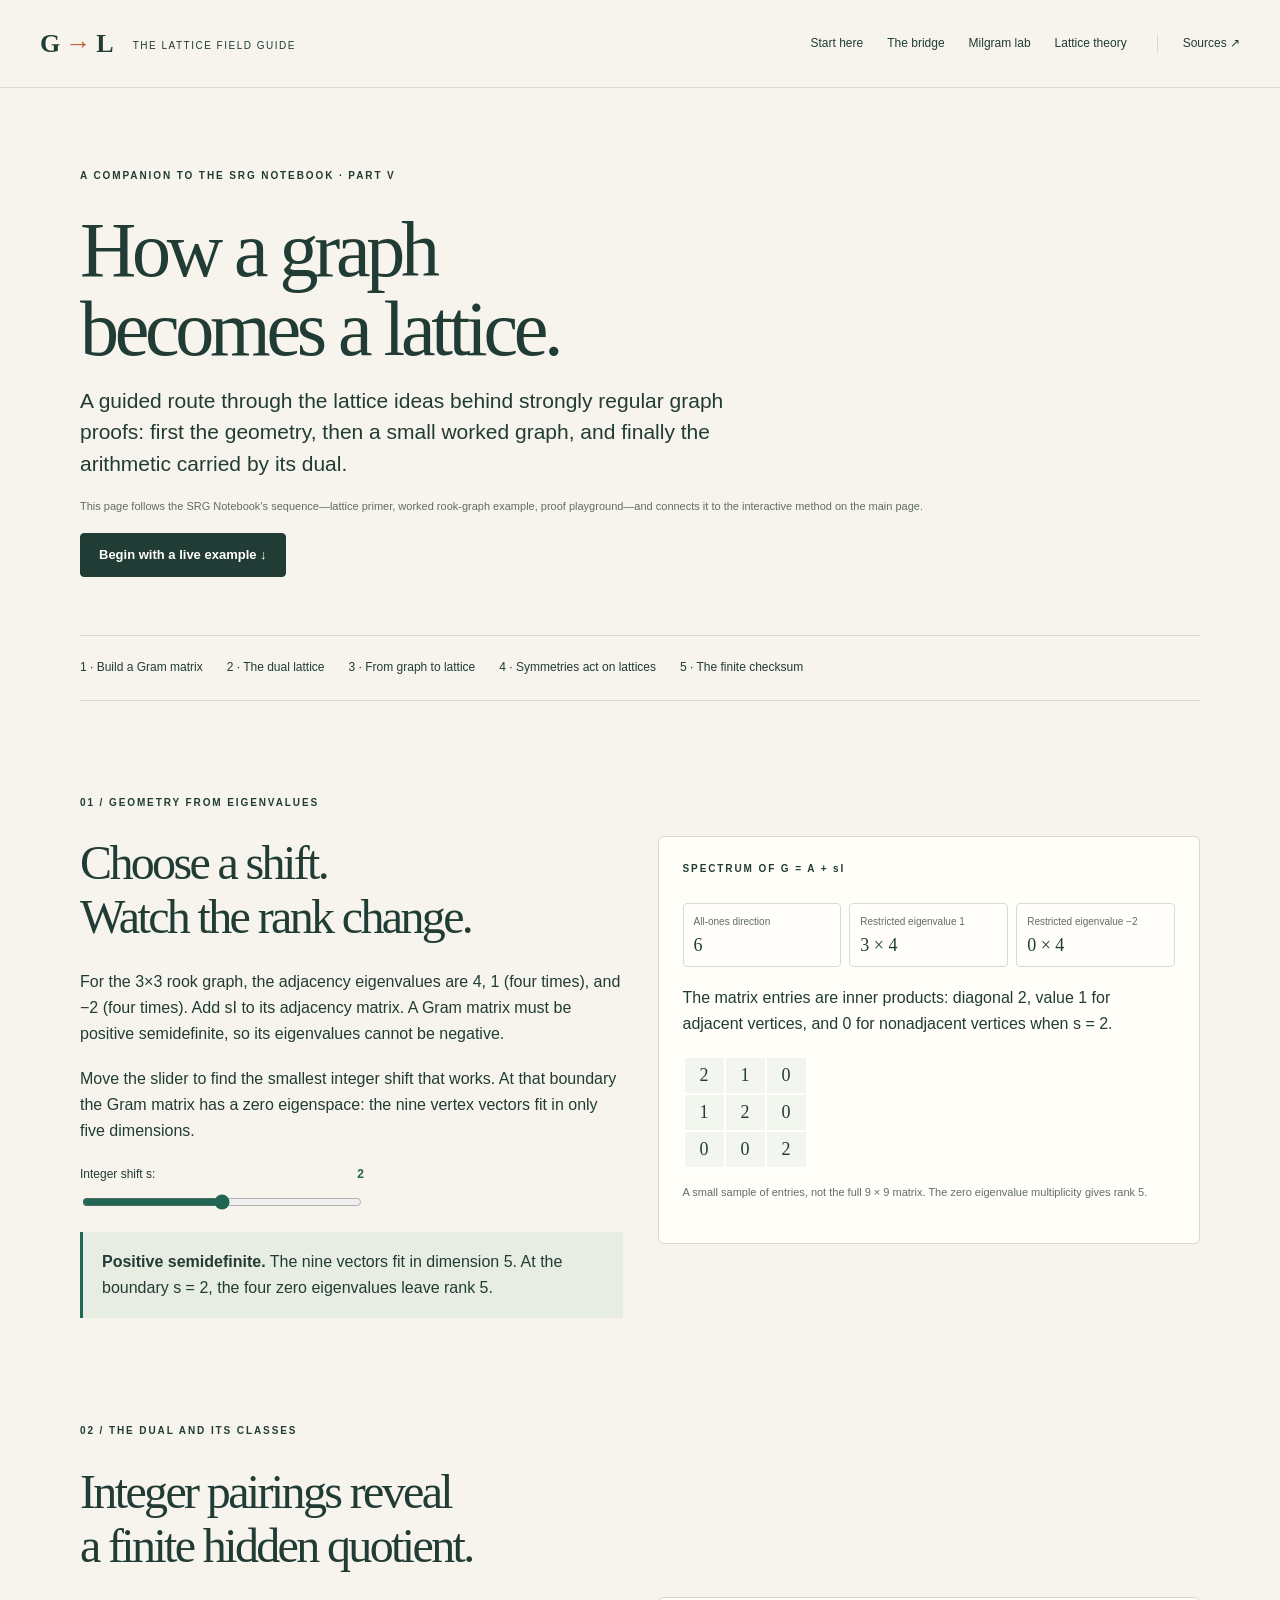
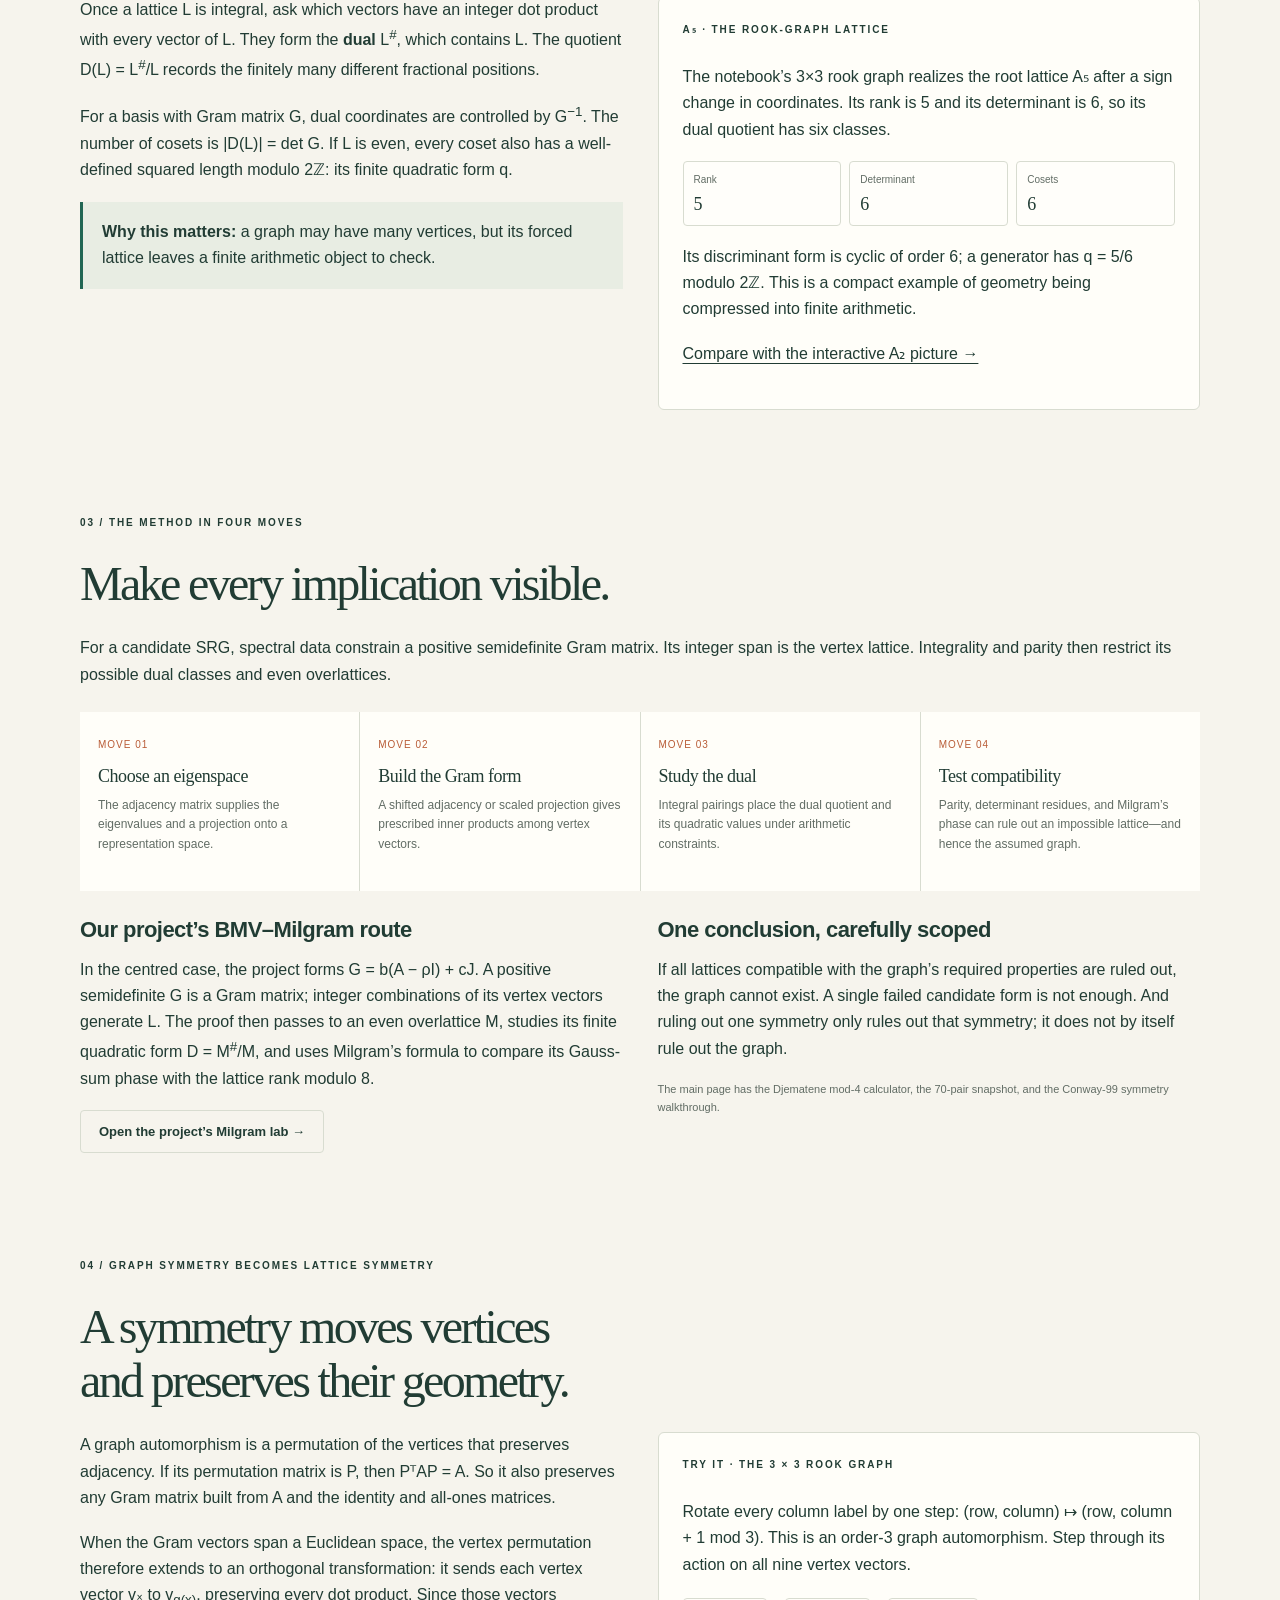
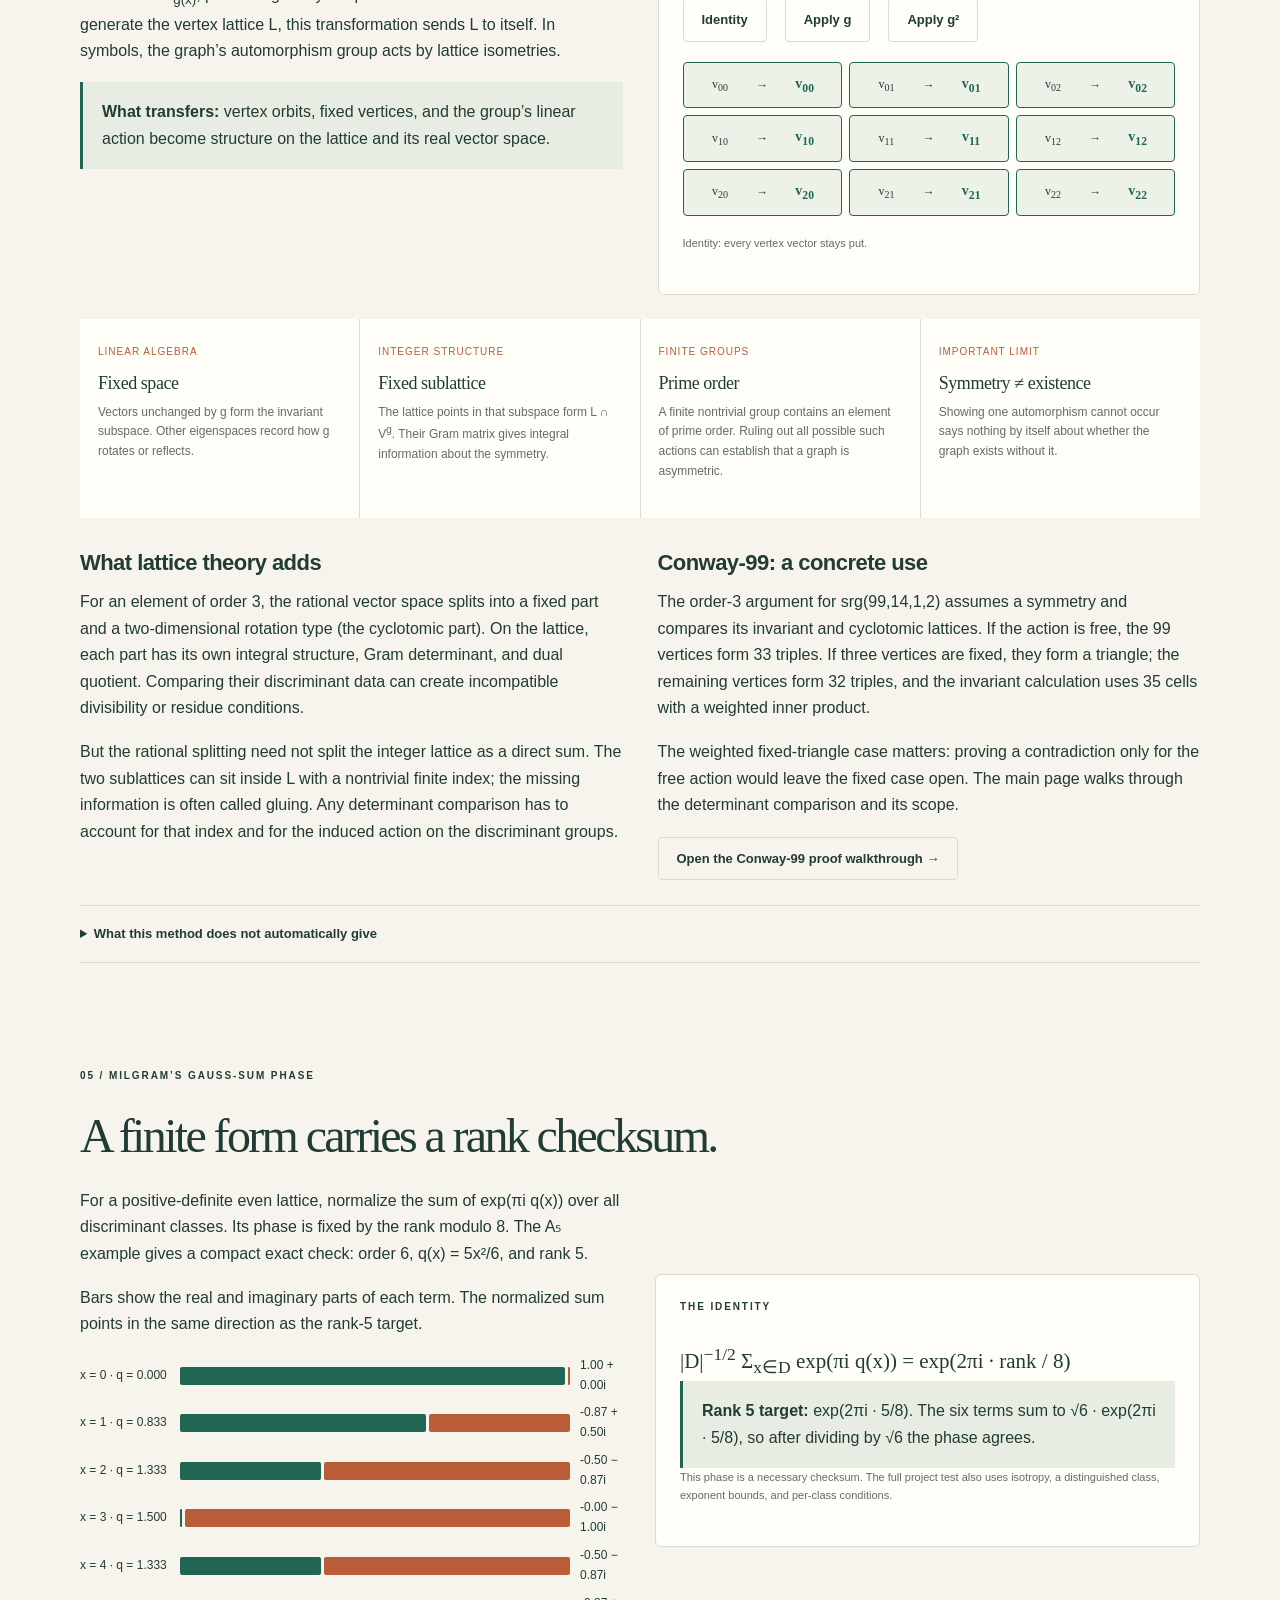
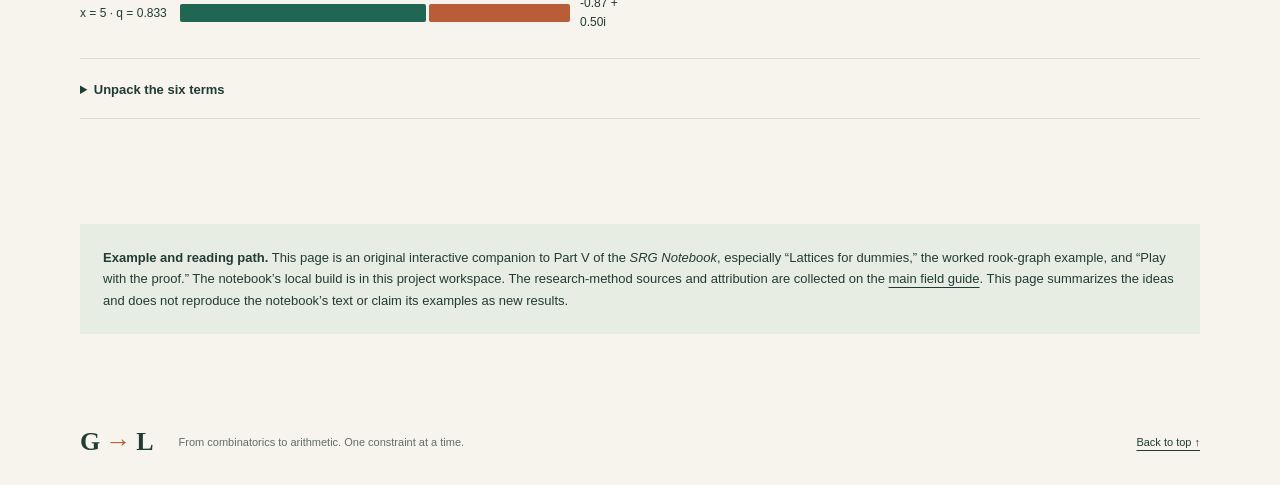
<file: lattice-theory.html>
<!doctype html>
<html lang="en"><head><meta charset="utf-8"><meta name="viewport" content="width=device-width, initial-scale=1">
<meta name="description" content="An interactive lattice theory companion: Gram matrices, dual lattices, discriminant forms, and the SRG method.">
<meta name="theme-color" content="#f6f4ed"><title>Lattice Theory · Graph → Lattice</title><link rel="icon" href="favicon.svg" type="image/svg+xml"><link rel="stylesheet" href="style.css">
<style>
.lt-hero{padding-top:80px;padding-bottom:58px}.lt-hero h1{font-size:clamp(42px,7vw,78px);line-height:1.02;max-width:850px;margin:16px 0}.lt-hero .intro{max-width:700px}.lt-index{display:flex;gap:10px 24px;flex-wrap:wrap;padding:22px 0;border-block:1px solid var(--line);margin-bottom:54px}.lt-index a{font-size:12px}.lt-section{padding-top:40px;padding-bottom:65px;scroll-margin-top:30px}.lt-section h2{font-size:clamp(30px,4vw,48px);line-height:1.12}.lt-two{display:grid;grid-template-columns:1fr 1fr;gap:35px;align-items:start}.lt-card{background:var(--white);border:1px solid var(--line);border-radius:6px;padding:24px}.lt-controls{display:flex;gap:18px;align-items:center;flex-wrap:wrap;margin:20px 0}.lt-controls label{font-size:13px}.lt-controls input{display:block;accent-color:var(--teal);width:min(280px,75vw);margin-top:9px}.lt-output{background:var(--pale);border-left:3px solid var(--teal);padding:17px 19px;min-height:72px}.lt-spectrum{display:grid;grid-template-columns:repeat(3,1fr);gap:8px;margin:18px 0}.lt-spectrum div{background:#fffefa;border:1px solid var(--line);border-radius:4px;padding:10px}.lt-spectrum small,.lt-spectrum strong{display:block}.lt-spectrum small{font-size:10px;color:var(--muted)}.lt-spectrum strong{font:18px var(--serif);margin-top:5px}.lt-matrix{font:18px var(--serif);border-collapse:collapse;margin:14px 0}.lt-matrix td{padding:7px 15px;text-align:center;background:#f3f5ef;border:2px solid white}.lt-path{display:grid;grid-template-columns:repeat(4,1fr);gap:1px;background:var(--line);margin:24px 0}.lt-path article{background:var(--white);padding:18px}.lt-path span{font-size:10px;color:var(--orange);letter-spacing:1px}.lt-path h3{font:18px var(--serif);margin:9px 0}.lt-path p{font-size:12px;color:var(--muted)}.lt-phase{display:grid;grid-template-columns:1fr 1fr;gap:30px;align-items:center}.lt-bars{display:grid;gap:8px}.lt-bar{display:grid;grid-template-columns:90px 1fr 45px;align-items:center;gap:10px;font-size:12px}.lt-bar i{height:18px;background:var(--teal);display:block;border-radius:2px;min-width:2px}.lt-bar i.neg{background:var(--orange)}.lt-proof{border-top:1px solid var(--line);margin-top:25px;padding-top:20px}.lt-group-grid{display:grid;grid-template-columns:repeat(3,1fr);gap:7px;margin:18px 0}.lt-group-cell{display:grid;grid-template-columns:1fr auto 1fr;align-items:center;gap:5px;text-align:center;padding:13px 5px;border:1px solid var(--line);border-radius:4px;background:#fffefa;font:12px var(--serif)}.lt-group-cell strong{color:var(--teal);font-size:14px}.lt-group-cell.is-fixed{background:#edf2e9;border-color:var(--teal)}.lt-symmetry-notes{margin-top:30px}.lt-source{padding:23px;background:var(--pale);font-size:13px}.lt-source a{overflow-wrap:anywhere}
@media(max-width:700px){.lt-group-cell{grid-template-columns:1fr;gap:2px;padding:8px 3px}.lt-hero{padding-top:50px;padding-bottom:35px}.lt-two,.lt-phase{grid-template-columns:1fr}.lt-path{grid-template-columns:1fr 1fr}.lt-section{padding-top:25px;padding-bottom:45px}.lt-spectrum strong{font-size:15px}}
/* Phone layout: prevent intrinsic grid widths and long controls from widening the page. */
@media(max-width:900px){.lt-path{grid-template-columns:repeat(2,minmax(0,1fr))}.lt-two>*,.lt-phase>*,.lt-path article{min-width:0}}
@media(max-width:700px){.lt-path{grid-template-columns:1fr}.lt-controls{gap:8px}.lt-controls input{width:100%;max-width:100%}.lt-spectrum{grid-template-columns:repeat(3,minmax(0,1fr));gap:5px}.lt-spectrum div{min-width:0;padding:8px 6px}.lt-spectrum small{font-size:9px}.lt-bar{grid-template-columns:minmax(55px,70px) minmax(0,1fr) 40px;gap:5px;font-size:10px}.lt-index{gap:8px 14px}.lt-matrix{max-width:100%}.lt-card,.lt-output{overflow-wrap:anywhere}}
@media(max-width:380px){.lt-index{display:grid;grid-template-columns:1fr}.lt-card{padding:18px}.lt-spectrum strong{font-size:14px}.lt-group-cell{font-size:10px}}
</style></head><body><a class="skip" href="#main">Skip to content</a>
<header><a class="brand" href="index.html">G<span>→</span>L <small>THE LATTICE FIELD GUIDE</small></a><nav aria-label="Main"><a href="index.html#beginners">Start here</a><a href="index.html#bridge">The bridge</a><a href="index.html#milgram">Milgram lab</a><a href="lattice-theory.html" aria-current="page">Lattice theory</a></nav><a class="source-link" href="index.html#sources">Sources ↗</a></header>
<main id="main"><section class="lt-hero wrap"><p class="eyebrow">A COMPANION TO THE SRG NOTEBOOK · PART V</p><h1>How a graph<br>becomes a lattice.</h1><p class="intro">A guided route through the lattice ideas behind strongly regular graph proofs: first the geometry, then a small worked graph, and finally the arithmetic carried by its dual.</p><p class="hint">This page follows the SRG Notebook’s sequence—lattice primer, worked rook-graph example, proof playground—and connects it to the interactive method on the main page.</p><a class="button primary" href="#gram-lab">Begin with a live example ↓</a></section>
<div class="wrap"><nav class="lt-index" aria-label="On this page"><a href="#gram-lab">1 · Build a Gram matrix</a><a href="#dual">2 · The dual lattice</a><a href="#graph-method">3 · From graph to lattice</a><a href="#group-action">4 · Symmetries act on lattices</a><a href="#finite-form">5 · The finite checksum</a></nav></div>
<section class="wrap lt-section" id="gram-lab"><p class="eyebrow">01 / GEOMETRY FROM EIGENVALUES</p><div class="lt-two"><div><h2>Choose a shift.<br>Watch the rank change.</h2><p>For the 3×3 rook graph, the adjacency eigenvalues are 4, 1 (four times), and −2 (four times). Add sI to its adjacency matrix. A Gram matrix must be positive semidefinite, so its eigenvalues cannot be negative.</p><p>Move the slider to find the smallest integer shift that works. At that boundary the Gram matrix has a zero eigenspace: the nine vertex vectors fit in only five dimensions.</p><label class="lt-controls"><span>Integer shift s: <output id="lt-shift-value">2</output><input id="lt-shift" type="range" min="0" max="4" step="1" value="2"></span></label><div id="lt-verdict" class="lt-output" aria-live="polite"></div></div><div class="lt-card"><p class="eyebrow">SPECTRUM OF G = A + sI</p><div class="lt-spectrum"><div><small>All-ones direction</small><strong id="lt-e0">6</strong></div><div><small>Restricted eigenvalue 1</small><strong id="lt-e1">3 × 4</strong></div><div><small>Restricted eigenvalue −2</small><strong id="lt-e2">0 × 4</strong></div></div><p>The matrix entries are inner products: diagonal 2, value 1 for adjacent vertices, and 0 for nonadjacent vertices when s = 2.</p><table class="lt-matrix" aria-label="Example Gram matrix entries"><tbody><tr><td>2</td><td>1</td><td>0</td></tr><tr><td>1</td><td>2</td><td>0</td></tr><tr><td>0</td><td>0</td><td>2</td></tr></tbody></table><p class="hint">A small sample of entries, not the full 9 × 9 matrix. The zero eigenvalue multiplicity gives rank 5.</p></div></div></section>
<section class="wrap lt-section" id="dual"><p class="eyebrow">02 / THE DUAL AND ITS CLASSES</p><h2>Integer pairings reveal<br>a finite hidden quotient.</h2><div class="lt-two"><div><p>Once a lattice L is integral, ask which vectors have an integer dot product with every vector of L. They form the <strong>dual</strong> L<sup>#</sup>, which contains L. The quotient D(L) = L<sup>#</sup>/L records the finitely many different fractional positions.</p><p>For a basis with Gram matrix G, dual coordinates are controlled by G<sup>−1</sup>. The number of cosets is |D(L)| = det G. If L is even, every coset also has a well-defined squared length modulo 2ℤ: its finite quadratic form q.</p><div class="lt-output"><strong>Why this matters:</strong> a graph may have many vertices, but its forced lattice leaves a finite arithmetic object to check.</div></div><div class="lt-card"><p class="eyebrow">A₅ · THE ROOK-GRAPH LATTICE</p><p>The notebook’s 3×3 rook graph realizes the root lattice A₅ after a sign change in coordinates. Its rank is 5 and its determinant is 6, so its dual quotient has six classes.</p><div class="lt-spectrum"><div><small>Rank</small><strong>5</strong></div><div><small>Determinant</small><strong>6</strong></div><div><small>Cosets</small><strong>6</strong></div></div><p>Its discriminant form is cyclic of order 6; a generator has q = 5/6 modulo 2ℤ. This is a compact example of geometry being compressed into finite arithmetic.</p><p><a href="index.html#lattice">Compare with the interactive A₂ picture →</a></p></div></div></section>
<section class="wrap lt-section" id="graph-method"><p class="eyebrow">03 / THE METHOD IN FOUR MOVES</p><h2>Make every implication visible.</h2><p>For a candidate SRG, spectral data constrain a positive semidefinite Gram matrix. Its integer span is the vertex lattice. Integrality and parity then restrict its possible dual classes and even overlattices.</p><div class="lt-path"><article><span>MOVE 01</span><h3>Choose an eigenspace</h3><p>The adjacency matrix supplies the eigenvalues and a projection onto a representation space.</p></article><article><span>MOVE 02</span><h3>Build the Gram form</h3><p>A shifted adjacency or scaled projection gives prescribed inner products among vertex vectors.</p></article><article><span>MOVE 03</span><h3>Study the dual</h3><p>Integral pairings place the dual quotient and its quadratic values under arithmetic constraints.</p></article><article><span>MOVE 04</span><h3>Test compatibility</h3><p>Parity, determinant residues, and Milgram’s phase can rule out an impossible lattice—and hence the assumed graph.</p></article></div><div class="lt-two"><div><h3>Our project’s BMV–Milgram route</h3><p>In the centred case, the project forms G = b(A − ρI) + cJ. A positive semidefinite G is a Gram matrix; integer combinations of its vertex vectors generate L. The proof then passes to an even overlattice M, studies its finite quadratic form D = M<sup>#</sup>/M, and uses Milgram’s formula to compare its Gauss-sum phase with the lattice rank modulo 8.</p><a class="button" href="index.html#milgram">Open the project’s Milgram lab →</a></div><div><h3>One conclusion, carefully scoped</h3><p>If all lattices compatible with the graph’s required properties are ruled out, the graph cannot exist. A single failed candidate form is not enough. And ruling out one symmetry only rules out that symmetry; it does not by itself rule out the graph.</p><p class="hint">The main page has the Djematene mod-4 calculator, the 70-pair snapshot, and the Conway-99 symmetry walkthrough.</p></div></div></section>
<section class="wrap lt-section" id="group-action"><p class="eyebrow">04 / GRAPH SYMMETRY BECOMES LATTICE SYMMETRY</p><h2>A symmetry moves vertices<br>and preserves their geometry.</h2><div class="lt-two"><div><p>A graph automorphism is a permutation of the vertices that preserves adjacency. If its permutation matrix is P, then PᵀAP = A. So it also preserves any Gram matrix built from A and the identity and all-ones matrices.</p><p>When the Gram vectors span a Euclidean space, the vertex permutation therefore extends to an orthogonal transformation: it sends each vertex vector vₓ to v<sub>g(x)</sub>, preserving every dot product. Since those vectors generate the vertex lattice L, this transformation sends L to itself. In symbols, the graph’s automorphism group acts by lattice isometries.</p><div class="lt-output"><strong>What transfers:</strong> vertex orbits, fixed vertices, and the group’s linear action become structure on the lattice and its real vector space.</div></div><div class="lt-card"><p class="eyebrow">TRY IT · THE 3 × 3 ROOK GRAPH</p><p>Rotate every column label by one step: (row, column) ↦ (row, column + 1 mod 3). This is an order-3 graph automorphism. Step through its action on all nine vertex vectors.</p><div class="lt-controls" role="group" aria-label="Apply the rook graph automorphism"><button class="button" type="button" data-cycle="0" aria-pressed="true">Identity</button><button class="button" type="button" data-cycle="1" aria-pressed="false">Apply g</button><button class="button" type="button" data-cycle="2" aria-pressed="false">Apply g²</button></div><div id="group-grid" class="lt-group-grid" role="img" aria-label="Vertex-vector permutation under the selected automorphism"></div><p id="group-status" class="hint" aria-live="polite">Each cell shows a vertex vector and its image. The cycle partitions the nine vertices into three orbits of size 3.</p></div></div><div class="lt-path"><article><span>LINEAR ALGEBRA</span><h3>Fixed space</h3><p>Vectors unchanged by g form the invariant subspace. Other eigenspaces record how g rotates or reflects.</p></article><article><span>INTEGER STRUCTURE</span><h3>Fixed sublattice</h3><p>The lattice points in that subspace form L ∩ V<sup>g</sup>. Their Gram matrix gives integral information about the symmetry.</p></article><article><span>FINITE GROUPS</span><h3>Prime order</h3><p>A finite nontrivial group contains an element of prime order. Ruling out all possible such actions can establish that a graph is asymmetric.</p></article><article><span>IMPORTANT LIMIT</span><h3>Symmetry ≠ existence</h3><p>Showing one automorphism cannot occur says nothing by itself about whether the graph exists without it.</p></article></div><div class="lt-two lt-symmetry-notes"><div><h3>What lattice theory adds</h3><p>For an element of order 3, the rational vector space splits into a fixed part and a two-dimensional rotation type (the cyclotomic part). On the lattice, each part has its own integral structure, Gram determinant, and dual quotient. Comparing their discriminant data can create incompatible divisibility or residue conditions.</p><p>But the rational splitting need not split the integer lattice as a direct sum. The two sublattices can sit inside L with a nontrivial finite index; the missing information is often called gluing. Any determinant comparison has to account for that index and for the induced action on the discriminant groups.</p></div><div><h3>Conway-99: a concrete use</h3><p>The order-3 argument for srg(99,14,1,2) assumes a symmetry and compares its invariant and cyclotomic lattices. If the action is free, the 99 vertices form 33 triples. If three vertices are fixed, they form a triangle; the remaining vertices form 32 triples, and the invariant calculation uses 35 cells with a weighted inner product.</p><p>The weighted fixed-triangle case matters: proving a contradiction only for the free action would leave the fixed case open. The main page walks through the determinant comparison and its scope.</p><a class="button" href="index.html#conway">Open the Conway-99 proof walkthrough →</a></div></div><details><summary>What this method does not automatically give</summary><p>A lattice isometry need not come from a graph automorphism: it may preserve L while moving its distinguished vertex vectors to other lattice vectors. An abstract automorphism of the discriminant group need not lift to an isometry of L. And ruling out every nontrivial graph automorphism proves asymmetry, not nonexistence. Keep track of which group is acting at each step: the graph automorphism group, the induced lattice isometry group, and the automorphism group of the finite discriminant form are related, but they are not interchangeable.</p></details></section>
<section class="wrap lt-section" id="finite-form"><p class="eyebrow">05 / MILGRAM’S GAUSS-SUM PHASE</p><h2>A finite form carries a rank checksum.</h2><div class="lt-phase"><div><p>For a positive-definite even lattice, normalize the sum of exp(πi q(x)) over all discriminant classes. Its phase is fixed by the rank modulo 8. The A₅ example gives a compact exact check: order 6, q(x) = 5x²/6, and rank 5.</p><p>Bars show the real and imaginary parts of each term. The normalized sum points in the same direction as the rank-5 target.</p><div id="lt-bars" class="lt-bars" aria-label="Gauss sum terms"></div></div><div class="lt-card"><p class="eyebrow">THE IDENTITY</p><div class="formula">|D|<sup>−1/2</sup> Σ<sub>x∈D</sub> exp(πi q(x)) = exp(2πi · rank / 8)</div><div id="lt-phase-result" class="lt-output" aria-live="polite"></div><p class="hint">This phase is a necessary checksum. The full project test also uses isotropy, a distinguished class, exponent bounds, and per-class conditions.</p></div></div><details class="lt-proof"><summary>Unpack the six terms</summary><p>For x = 0, 1, 2, 3, 4, 5, use q(x) = 5x²/6 modulo 2. Pairing terms x and 6 − x makes the arithmetic manageable; the normalized sum is a unit complex number with phase 5/8 of a full turn.</p></details></section>
<section class="wrap lt-section"><div class="lt-source"><strong>Example and reading path.</strong> This page is an original interactive companion to Part V of the <em>SRG Notebook</em>, especially “Lattices for dummies,” the worked rook-graph example, and “Play with the proof.” The notebook’s local build is in this project workspace. The research-method sources and attribution are collected on the <a href="index.html#sources">main field guide</a>. This page summarizes the ideas and does not reproduce the notebook’s text or claim its examples as new results.</div></section>
</main><footer class="wrap"><a class="brand" href="index.html">G<span>→</span>L</a><p>From combinatorics to arithmetic. One constraint at a time.</p><a href="#main">Back to top ↑</a></footer>
<script>
(()=>{const slider=document.getElementById('lt-shift');function update(){const s=Number(slider.value);document.getElementById('lt-shift-value').value=s;const ev=[4+s,1+s,-2+s];['lt-e0','lt-e1','lt-e2'].forEach((id,i)=>document.getElementById(id).textContent=ev[i]+(i?' × 4':''));const rank=ev.reduce((r,x,i)=>r+(x===0?0:(i===0?1:4)),0);const out=document.getElementById('lt-verdict');if(ev.some(x=>x<0)){out.innerHTML='<strong>Not a Gram matrix yet.</strong> The eigenvalue −2 + s is negative, so the matrix is not positive semidefinite.'}else{out.innerHTML='<strong>Positive semidefinite.</strong> The nine vectors fit in dimension '+rank+'.'+(ev.includes(0)?' At the boundary s = 2, the four zero eigenvalues leave rank 5.':' All eigenvalues are positive, so the rank is 9.')}}slider.addEventListener('input',update);update();const grid=document.getElementById('group-grid'),status=document.getElementById('group-status');function drawCycle(power){grid.replaceChildren();for(let r=0;r<3;r++)for(let c=0;c<3;c++){const target=(c+power)%3,cell=document.createElement('div');cell.className='lt-group-cell'+(power===0?' is-fixed':'');cell.innerHTML='<span>v<sub>'+r+c+'</sub></span><span>→</span><strong>v<sub>'+r+target+'</sub></strong>';grid.appendChild(cell)}document.querySelectorAll('[data-cycle]').forEach(b=>b.setAttribute('aria-pressed',String(Number(b.dataset.cycle)===power)));status.textContent=power===0?'Identity: every vertex vector stays put.':power===1?'Apply g once: each vector moves to the next column; no vertex is fixed. The nine vertices form three 3-cycles.':'Apply g²: each vector moves two columns; the same three 3-cycles are visible.'}document.querySelectorAll('[data-cycle]').forEach(b=>b.addEventListener('click',()=>drawCycle(Number(b.dataset.cycle))));drawCycle(0);const bars=document.getElementById('lt-bars');for(let x=0;x<6;x++){const q=(5*x*x)%12/6,ang=Math.PI*q,re=Math.cos(ang),im=Math.sin(ang),row=document.createElement('div');row.className='lt-bar';const width=Math.round(Math.abs(re)*100);row.innerHTML='<span>x = '+x+' · q = '+q.toFixed(3)+'</span><span style="display:flex;gap:3px;align-items:center"><i style="width:'+width+'%"></i><i class="neg" style="width:'+Math.round(Math.abs(im)*100)+'%"></i></span><span>'+re.toFixed(2)+(im<0?' − ':' + ')+Math.abs(im).toFixed(2)+'i</span>';bars.appendChild(row)}document.getElementById('lt-phase-result').innerHTML='<strong>Rank 5 target:</strong> exp(2πi · 5/8). The six terms sum to √6 · exp(2πi · 5/8), so after dividing by √6 the phase agrees.'})();
</script></body></html>
</file>
<file: style.css>
:root{--paper:#f6f4ed;--ink:#213c34;--muted:#626d65;--line:#d8dcd0;--teal:#216653;--orange:#b95d38;--pale:#e8ede3;--white:#fffef9;--serif:Georgia,'Times New Roman',serif;--sans:Inter,'Segoe UI',Arial,sans-serif}*{box-sizing:border-box}html{scroll-behavior:smooth;scroll-padding-top:100px}body{margin:0;background:var(--paper);color:var(--ink);font:16px/1.65 var(--sans)}a{color:inherit;text-underline-offset:4px}button,input,select{font:inherit}button,a,input,select,summary{touch-action:manipulation}button,select,summary{cursor:pointer}button:focus-visible,a:focus-visible,input:focus-visible,select:focus-visible,summary:focus-visible,[tabindex]:focus-visible{outline:3px solid var(--orange);outline-offset:4px}button:disabled{opacity:.4;cursor:default}svg{max-width:100%;display:block}h1,h2,h3,h4,p{margin-top:0}h1,h2{font-family:var(--serif);font-weight:400;letter-spacing:-.055em;line-height:1.06}h1{font-size:clamp(50px,5.7vw,82px);margin-bottom:27px}h2{font-size:clamp(38px,4.5vw,62px);margin-bottom:25px}h3{font-size:22px;line-height:1.35;letter-spacing:-.025em;margin-bottom:12px}h4{font-size:16px;line-height:1.4;margin:0}p{margin-bottom:18px}.wrap{max-width:1200px;margin:auto;padding-left:40px;padding-right:40px}header{height:88px;max-width:1360px;margin:auto;display:flex;align-items:center;gap:30px;padding:0 40px;border-bottom:1px solid var(--line)}.brand{font:26px var(--serif);font-weight:bold;text-decoration:none;white-space:nowrap}.brand span{color:var(--orange);padding:0 5px}.brand small{font:10px var(--sans);letter-spacing:1.5px;margin-left:14px;vertical-align:middle}nav{display:flex;gap:24px;margin-left:auto}nav a,.source-link{font-size:12px;text-decoration:none}.source-link{border-left:1px solid var(--line);padding-left:25px}.hero{display:grid;grid-template-columns:1.05fr 1fr;gap:45px;padding-top:77px;padding-bottom:65px;align-items:center}.eyebrow{font-size:10px;letter-spacing:1.9px;font-weight:700;margin-bottom:25px}.intro{font-size:21px;line-height:1.5;max-width:475px}.hero-sub{font-size:14px;color:var(--muted);max-width:430px;margin-bottom:28px}.button{display:inline-flex;align-items:center;justify-content:center;gap:25px;border:1px solid var(--line);border-radius:4px;background:transparent;color:var(--ink);padding:11px 18px;text-decoration:none;font-size:13px;font-weight:600;line-height:1.5}.button:hover{background:var(--pale)}.primary{background:var(--ink);border-color:var(--ink);color:#fff}.primary:hover{background:var(--teal)}.hero-foot{display:flex;gap:7px;align-items:center;font-size:10px;color:var(--muted);margin-top:33px}.hero-foot>span:last-child{margin-left:auto;letter-spacing:2px}.dot{width:6px;height:6px;border-radius:50%;background:var(--teal)}.hero-art{background:#e9ede2;border:1px solid #dde2d5;border-radius:150px 150px 8px 8px;overflow:hidden;padding:10px 20px 22px;position:relative}.art-caption{display:flex;justify-content:space-between;font-size:8px;letter-spacing:1.1px}.art-equation{font:24px var(--serif);text-align:center;margin-top:22px}.reading-strip{border-top:1px solid var(--line);border-bottom:1px solid var(--line)}.reading-strip>.wrap{display:flex;gap:45px;align-items:center;padding-top:20px;padding-bottom:20px}.reading-strip span{font-size:9px;letter-spacing:1.5px;white-space:nowrap}.reading-strip p{font-family:var(--serif);font-size:19px;line-height:1.5;margin:0}.chapter{padding-top:95px;padding-bottom:90px;scroll-margin-top:15px}.chapter-head{display:grid;grid-template-columns:1fr 1fr;column-gap:70px}.chapter-head .eyebrow{grid-column:1/-1}.chapter-head>p:last-child{padding-top:4px;color:var(--muted);font-size:16px}.equation-band{border-top:1px solid var(--line);padding:23px 0 30px;font:26px var(--serif)}.equation-band span{font:12px var(--sans);color:var(--muted);margin-left:25px;white-space:nowrap}.lab{background:var(--white);border:1px solid var(--line);border-radius:8px;overflow:hidden}.lab-bar{display:flex;gap:20px;align-items:center;justify-content:space-between;padding:24px 28px;border-bottom:1px solid var(--line)}.lab-bar h3{font-size:18px;margin:5px 0 0}.lab-number{font-size:9px;letter-spacing:1.7px;color:var(--muted)}label{font-size:12px;font-weight:500}select{max-width:100%;display:block;background:var(--white);border:1px solid #b9c4b6;border-radius:4px;padding:8px 30px 8px 10px;color:var(--ink);font-size:12px;margin-top:5px}.graph-panels{display:grid;grid-template-columns:1fr 1fr}.graph-pane{border-right:1px solid var(--line);padding:18px 28px}.matrix-pane{padding:28px}.graph-pane svg{width:100%;max-height:340px}.hint{font-size:11px;color:var(--muted);line-height:1.65}.live-note{font-size:13px;margin:0 0 8px;min-height:44px}.inline-control{display:flex;gap:15px;align-items:center;justify-content:space-between;margin-bottom:20px}.matrix{display:grid;gap:3px;max-width:300px;margin:20px auto}.matrix-cell{aspect-ratio:1;border:0;border-radius:2px;min-width:0;padding:0;font-size:8px}.matrix-cell:hover,.matrix-cell:focus{outline:2px solid var(--orange);outline-offset:1px}.matrix-cell.selected{box-shadow:inset 0 0 0 2px var(--orange)}#gram-details{font-size:12px}.bridge-text{display:grid;grid-template-columns:1fr 1fr;gap:60px;margin-top:40px}.bridge-text h3{font-family:var(--serif);font-size:25px;font-weight:400}.bridge-text p{font-size:14px;color:var(--muted)}.formula{font:21px/1.6 var(--serif);overflow-wrap:anywhere}.margin-note{font-size:12px;color:var(--muted);max-width:850px}details{border-top:1px solid var(--line);border-bottom:1px solid var(--line);margin-top:25px;padding:17px 0}summary{font-size:13px;font-weight:600}details p{font-size:14px;margin:16px 0;color:var(--muted)}details .formula{padding:10px}.lattice-section{background:var(--pale)}.lattice-layout{display:grid;grid-template-columns:1fr 1.1fr;gap:70px;align-items:center}.lattice-layout p:not(.eyebrow){font-size:14px}.sliders{display:flex;gap:25px;margin:25px 0 12px}.sliders label{width:50%}output{float:right;color:var(--teal);font-weight:bold}input[type=range]{width:100%;accent-color:var(--teal)}input[type=checkbox]{accent-color:var(--teal)}.check{display:flex;gap:7px;align-items:center;margin-bottom:16px}.lattice-drawing{padding:10px;border:1px solid #cad5c3;border-radius:50% 50% 5px 5px}.legend{display:flex;flex-wrap:wrap;justify-content:center;gap:18px;font-size:10px;padding:10px}.key{display:inline-block;width:8px;height:8px;border-radius:50%;margin-right:5px}.teal{background:var(--teal)}.orange{background:var(--orange)}.ink{background:var(--ink)}.parameter-inputs{padding:24px 28px;display:flex;gap:15px;align-items:end}.parameter-inputs label{flex:1;min-width:0}.parameter-inputs label span{float:right;font-family:var(--serif);font-style:italic}.parameter-inputs input{display:block;width:100%;border:1px solid var(--line);border-radius:4px;background:var(--paper);color:var(--ink);padding:10px;margin-top:6px;font-size:20px}.parameter-inputs .button{min-height:53px}.verdict{margin:0 28px 23px;padding:20px;border-left:3px solid var(--teal);background:#eef3e9}.verdict.fail{border-color:var(--orange);background:#f7eee5}.verdict.neutral{border-color:#899080;background:#f0f0e9}.verdict h4{font-size:17px;margin-bottom:8px}.verdict p{font-size:13px;margin:0}.spectrum{padding:0 28px 20px;display:flex;gap:25px;font-size:12px}.eigen-tests{padding:0 28px;display:grid;grid-template-columns:1fr 1fr;gap:24px}.eigen-test{font-size:12px;padding:15px 0;border-top:1px solid var(--line)}.eigen-test h4{margin-bottom:10px}.check-row{display:flex;gap:12px;margin:6px 0}.check-row span:first-child{min-width:15px;font-weight:bold}.ok{color:var(--teal)}.no{color:var(--orange)}.lab-foot{font-size:11px;color:var(--muted);border-top:1px solid var(--line);padding:15px 28px;margin:15px 0 0}.catalog-head{display:flex;gap:45px;margin-top:48px;align-items:center}.catalog-head>div{flex:1}.catalog-head p{font-size:13px;color:var(--muted);max-width:680px}.catalog-head label{min-width:210px}.catalog{display:grid;grid-template-columns:repeat(7,1fr);gap:7px;margin:16px 0}.catalog button{background:#e7eee3;border:1px solid #c6d6c3;border-radius:3px;padding:10px 3px;font-size:10px;color:var(--ink);white-space:nowrap}.catalog button.project{background:#f2e7d9;border-color:#ddc8ae}.catalog button:hover{border-color:var(--ink);transform:translateY(-2px)}.catalog-legend{display:flex;gap:22px;font-size:11px}.milgram-section{background:#e9ede4}.method-path{display:grid;grid-template-columns:repeat(4,1fr);margin:28px 0 38px;border-top:1px solid #c6d2c0;border-bottom:1px solid #c6d2c0}.method-path>div{padding:22px 18px;border-right:1px solid #c6d2c0}.method-path>div:first-child{padding-left:0}.method-path>div:last-child{border:0}.method-path span{display:block;font:14px var(--serif);color:var(--orange);margin-bottom:10px}.method-path strong{font-size:14px}.method-path p{font-size:11px;margin:8px 0 0;color:var(--muted)}.phase-content{display:grid;grid-template-columns:1fr 1.2fr;gap:30px;padding:25px 28px;align-items:center}.phase-content .formula{font-size:20px}.phase-content .legend{margin:0}#phase-terms{font-size:12px;margin-top:15px}.rank-slider{display:block;margin:20px 0}.phase-content .verdict{margin:15px 0}.phase-content svg{width:100%}.badge{font-size:10px;color:var(--teal);background:#e7eee3;border-radius:20px;padding:6px 12px}.proof-tabs{display:grid;grid-template-columns:repeat(5,1fr);border-bottom:1px solid var(--line)}.proof-tabs button{background:transparent;border:0;border-bottom:3px solid transparent;padding:16px 5px;color:var(--muted);font-size:12px}.proof-tabs button[aria-selected=true]{border-color:var(--teal);color:var(--teal);background:#edf2e8}.proof-content{display:grid;grid-template-columns:1fr 1fr;gap:45px;padding:40px 35px;min-height:330px;align-items:center}#proof-art{background:var(--pale);border-radius:5px;min-height:240px;display:flex;flex-direction:column;justify-content:center;text-align:center;padding:25px}#proof-art .big{font:45px var(--serif);color:var(--teal)}#proof-art p{font:19px/1.7 var(--serif);margin:8px 0}#proof-copy p{font-size:14px;color:var(--muted)}.proof-controls{display:flex;gap:10px;padding:20px 28px;border-top:1px solid var(--line)}.proof-controls>span{margin-right:auto;font-size:11px;align-self:center}.research-notes{display:grid;grid-template-columns:1fr 1fr;gap:50px;margin:45px 0 30px}.research-notes h3{font:28px/1.15 var(--serif)}.research-notes p{font-size:14px;color:var(--muted)}.research-notes .eyebrow{font-size:9px;margin-bottom:16px}.research-notes .hint{font-size:11px}.scope-note{padding:22px 25px;border-left:3px solid var(--orange);background:#f0e9dc;font-size:13px}.sources-section{background:var(--ink);color:#f5f3e8;padding:70px 0}.sources-section h2{font-size:45px}.sources-grid{display:grid;grid-template-columns:1fr 1fr;gap:65px}.sources-grid p{font-size:13px;color:#d4ded1}.sources-grid h3{font-size:16px}.sources-grid a{font-size:14px}.source-small{border-top:1px solid #53695c;padding-top:25px;margin-top:35px;color:#c5cfc0;font-size:11px;max-width:1000px}footer{display:flex;align-items:center;gap:25px;padding-top:28px;padding-bottom:28px}footer p{font-size:11px;margin:0;color:var(--muted)}footer>a:last-child{margin-left:auto;font-size:11px}.skip{position:absolute;top:-100px;left:15px;padding:10px;background:white;z-index:10}.skip:focus{top:10px}.noscript{position:fixed;bottom:0;background:#f8e7c7;padding:15px;width:100%;font-size:14px}.graph-node{cursor:pointer}.graph-node:hover circle,.graph-node:focus circle{stroke:var(--orange);stroke-width:4}.graph-node:focus{outline:none}.graph-node text{pointer-events:none;font-size:11px;font-family:var(--sans)}
@media(min-width:1450px){.hero{padding-top:100px;padding-bottom:90px}}
@media(max-width:1000px){.brand small{display:none}.wrap{padding-left:25px;padding-right:25px}.hero{gap:25px}.chapter-head{gap:30px}.catalog{grid-template-columns:repeat(5,1fr)}.lattice-layout{gap:30px}.lab-bar{padding:20px}.lab-bar select{max-width:260px}.bridge-text{gap:30px}.proof-content{gap:25px;padding:25px}.matrix-pane{padding:20px}}
@media(max-width:700px){header{height:auto;min-height:76px;flex-wrap:wrap;gap:13px;padding:18px 22px}nav{order:3;width:100%;justify-content:space-between;gap:8px}nav a{font-size:11px}.source-link{margin-left:auto;border:0}.hero{grid-template-columns:1fr;padding-top:45px;padding-bottom:35px}.hero-art{max-width:440px;width:100%;margin:10px auto 0}.hero-art svg{max-height:310px}.hero-sub{max-width:none}.hero-foot{max-width:420px}.reading-strip>.wrap{display:block}.reading-strip span{display:block;margin-bottom:8px}.reading-strip p{font-size:18px}.chapter{padding-top:55px;padding-bottom:55px}.chapter-head,.graph-panels,.bridge-text,.lattice-layout,.phase-content,.proof-content,.sources-grid,.research-notes{grid-template-columns:1fr}.chapter-head{gap:0}.chapter-head>p:last-child{font-size:14px}.eyebrow{font-size:9px}.equation-band{font-size:21px}.equation-band span{display:block;font-size:10px;margin:10px 0 0}.lab-bar{align-items:flex-start;flex-direction:column;gap:15px}.lab-bar select{max-width:100%}.graph-pane{border-right:0;border-bottom:1px solid var(--line);padding:15px 20px}.matrix{max-width:280px}.bridge-text{gap:20px}.lattice-layout{gap:30px}.parameter-inputs{padding:20px;display:grid;grid-template-columns:1fr 1fr}.parameter-inputs .button{grid-column:1/-1;min-height:44px}.verdict{margin-left:20px;margin-right:20px}.spectrum{flex-wrap:wrap;padding:0 20px 20px;gap:10px 20px}.eigen-tests{grid-template-columns:1fr;padding:0 20px;gap:0}.catalog-head{display:block}.catalog{grid-template-columns:repeat(3,1fr)}.catalog-head label{display:block}.method-path{grid-template-columns:1fr 1fr}.method-path>div,.method-path>div:first-child{padding:17px 10px}.method-path>div:nth-child(2){border-right:0}.method-path>div:nth-child(-n+2){border-bottom:1px solid #c6d2c0}.phase-content{padding:20px;gap:15px}.phase-content svg{max-height:290px}.proof-tabs button{font-size:10px;padding:14px 2px}.proof-content{padding:20px;gap:22px}.proof-content h3{font-size:20px}#proof-art{min-height:200px}.proof-controls{padding:15px;gap:5px}.proof-controls .button{padding:9px 11px;font-size:11px}.proof-controls>span{font-size:9px}.research-notes{gap:22px}.sources-grid{gap:28px}.sources-section{padding:50px 0}.sources-section h2{font-size:36px}.sources-grid>div{min-width:0}.sources-grid a{overflow-wrap:anywhere}footer{flex-wrap:wrap;gap:15px}footer p{max-width:210px}footer>a:last-child{margin-left:0}.legend{gap:12px;font-size:9px}}
@media(prefers-reduced-motion:reduce){html{scroll-behavior:auto}*{transition:none!important}}

/* Beginner chapter */
.beginner-map{display:flex;flex-wrap:wrap;gap:12px 24px;border-top:1px solid var(--line);border-bottom:1px solid var(--line);padding:18px 0;margin:10px 0 38px}.beginner-map a{font-size:12px}.beginner-lesson{display:grid;grid-template-columns:1fr 1fr;gap:55px;margin:35px 0 40px;scroll-margin-top:25px}.beginner-lesson h3,.beginner-method>h3,.beginner-example h3{font:29px/1.2 var(--serif);letter-spacing:-.025em}.beginner-lesson p,.beginner-example p{font-size:14px;color:var(--muted)}.beginner-lesson strong,.beginner-example strong{color:var(--ink)}.beginner-note{background:var(--pale);padding:25px;border-radius:5px}.beginner-note h4{margin-bottom:13px}.beginner-note p:last-child{margin-bottom:0}.beginner-gram{display:flex;gap:28px;align-items:center;flex-wrap:wrap}.beginner-gram table{border-collapse:collapse;text-align:center;font:20px var(--serif);background:var(--white)}.beginner-gram caption{font:11px var(--sans);color:var(--muted);padding:8px 0;text-align:left}.beginner-gram td,.beginner-gram th{padding:9px 18px;border:1px solid var(--line)}.beginner-gram p{margin:0;font:16px/1.8 var(--serif)}.beginner-lab{scroll-margin-top:25px}.beginner-views{display:flex;border-bottom:1px solid var(--line)}.beginner-views button{flex:1;border:0;border-bottom:3px solid transparent;background:var(--white);padding:16px 8px;color:var(--muted);font-size:12px}.beginner-views button[aria-pressed=true]{background:var(--pale);border-bottom-color:var(--teal);color:var(--ink)}.beginner-lab-body{display:grid;grid-template-columns:1.1fr 1fr;gap:25px;padding:28px;align-items:start}.beginner-lab-body svg{width:100%;margin-top:15px}.beginner-lab-body p{font-size:13px}.beginner-lab-body .hint{font-size:11px}.beginner-lab-body h4{margin:0 0 12px}.beginner-stats{display:flex;gap:22px;border-top:1px solid var(--line);border-bottom:1px solid var(--line);margin:18px 0 24px;padding:12px 0;font-size:10px}.beginner-stats strong{display:block;font:26px var(--serif)}.candidate-buttons{display:flex;gap:8px}.candidate-buttons button{padding:8px 18px;background:var(--paper);border:1px solid var(--line);border-radius:4px;color:var(--ink);font-size:14px}.candidate-buttons button[aria-pressed=true]{background:var(--ink);color:var(--white)}#beginner-candidate{min-height:165px;margin-top:16px}#beginner-candidate .verdict{margin:0;padding:15px}#beginner-candidate h4{font-size:15px;margin-bottom:8px}#beginner-candidate .candidate-norm{margin-top:10px;font:15px var(--serif)}.beginner-method{border-top:1px solid var(--line);padding-top:38px;margin-top:40px;scroll-margin-top:25px}.beginner-chain{counter-reset:beginner;list-style:none;padding:0;margin:25px 0 40px;display:grid;grid-template-columns:1fr 1fr;gap:25px 50px}.beginner-chain li{counter-increment:beginner;position:relative;padding-left:40px}.beginner-chain li:before{content:counter(beginner);position:absolute;left:0;top:0;font:25px var(--serif);color:var(--orange)}.beginner-chain strong{font-size:15px}.beginner-chain p{font-size:13px;color:var(--muted);margin:7px 0 0}.beginner-chain li:last-child{grid-column:1/-1;max-width:750px}.beginner-example{display:grid;grid-template-columns:1.2fr 1fr;gap:50px;background:var(--pale);padding:30px;border-radius:6px}.beginner-contradiction{align-self:center;border-left:1px solid #c1cfb8;padding-left:30px}.beginner-contradiction>span{font-size:9px;letter-spacing:1.1px}.beginner-contradiction>div{font:24px/1.6 var(--serif);margin:8px 0 24px}.beginner-contradiction strong{font-size:40px;color:var(--orange)}.beginner-contradiction p{font-size:11px;margin:0}.beginner-exit{border-bottom:1px solid var(--line);padding:30px 0 35px}.beginner-exit p{max-width:800px;font-size:14px;color:var(--muted)}
@media(max-width:1000px){.beginner-lesson{gap:30px}.beginner-example{gap:25px}.beginner-lab-body{padding:22px;gap:20px}.beginner-contradiction{padding-left:22px}}
@media(max-width:700px){nav{flex-wrap:wrap;justify-content:flex-start;gap:8px 18px}.beginner-lesson,.beginner-lab-body,.beginner-chain,.beginner-example{grid-template-columns:1fr}.beginner-lesson{gap:20px;margin:28px 0}.beginner-map{gap:10px 18px}.beginner-map a{font-size:11px}.beginner-lab-body{padding:18px;gap:15px}.beginner-views button{font-size:11px;padding:13px 4px}.beginner-lab-body svg{max-height:280px}.beginner-stats{justify-content:space-between}.beginner-example{padding:23px}.beginner-contradiction{padding-left:0;padding-top:22px;border-left:0;border-top:1px solid #c1cfb8}.beginner-chain{gap:23px}.beginner-chain li:last-child{grid-column:auto}#beginner-candidate{min-height:0}.beginner-gram{gap:20px}.candidate-buttons button{flex:1;padding:8px 10px}}

/* Give the worked Gram matrix and its geometric consequence distinct, legible space. */
.beginner-gram{display:grid;grid-template-columns:minmax(155px,.9fr) minmax(215px,1.1fr);gap:22px;align-items:center;background:var(--white);border:1px solid var(--line);border-radius:5px;padding:20px;margin:20px 0}.gram-heading{font-size:11px!important;font-weight:600;color:var(--ink)!important;margin:0 0 10px!important}.gram-brackets{position:relative;padding:0 14px}.gram-brackets:before,.gram-brackets:after{content:"";position:absolute;top:0;bottom:0;width:9px;border:1.5px solid var(--teal);pointer-events:none}.gram-brackets:before{left:0;border-right:0;border-radius:3px 0 0 3px}.gram-brackets:after{right:0;border-left:0;border-radius:0 3px 3px 0}.beginner-gram table{width:100%;min-width:0;border-collapse:collapse;table-layout:fixed;background:transparent;font:21px var(--serif)}.beginner-gram caption{caption-side:bottom;text-align:left;color:var(--muted);font:10px var(--sans);padding-top:9px}.beginner-gram th{font:12px var(--sans);font-weight:600;padding:7px 4px;text-align:center;background:transparent;border:0}.beginner-gram td{font:21px var(--serif);padding:9px 4px;text-align:center;background:#f3f5ef;border:2px solid var(--white);border-radius:3px}.gram-facts{display:grid;gap:9px}.gram-fact{border:1px solid var(--line);border-radius:4px;padding:11px 12px;background:#fffefa}.gram-fact span{display:block;color:var(--muted);font:9px var(--sans);letter-spacing:.8px;text-transform:uppercase;margin-bottom:5px}.gram-fact strong{display:block;font:16px/1.4 var(--serif);overflow-wrap:anywhere}.gram-fact small{display:block;color:var(--muted);font:10px/1.5 var(--sans);margin-top:4px}.area-fact{background:#edf2e9;border-color:#d2ddcd}
@media(max-width:1000px) and (min-width:701px){.beginner-gram{grid-template-columns:1fr;gap:12px;padding:16px}.gram-brackets{max-width:240px}.gram-facts{grid-template-columns:1fr}.gram-fact strong{font-size:15px}}
@media(max-width:700px){.beginner-gram{grid-template-columns:1fr;gap:12px;padding:16px}.gram-brackets{max-width:240px}.gram-facts{grid-template-columns:1fr}.beginner-gram th{padding:6px 3px}.beginner-gram td{padding:8px 3px}}
/* Chapter 03: Obata, Djematene, Theorem A checker */
.ob-intro{margin:10px 0 55px}
.ob-block{margin:60px 0 40px}
.ob-title{font:34px/1.15 var(--serif);font-weight:400;margin:6px 0 14px}
.ob-lede{font-size:14px;color:var(--muted);max-width:820px}
.ob-block h4{font-size:15px;margin:22px 0 8px}
.ob-block h4:first-child{margin-top:0}
.chain-four li:last-child{grid-column:auto;max-width:none}
.theorem-band{display:block;text-align:left;font-size:19px;line-height:1.6;margin:10px 0 18px}
.theorem-band span{margin-left:0;white-space:normal}
.theorem-band .band-label{display:block;font:10px var(--sans);letter-spacing:1.7px;color:var(--orange);margin-bottom:8px}
.theorem-band>span:last-child{display:block;margin-top:10px}
.margin-note code,.lean-box code,.ta-aside code{font-size:.92em;background:var(--pale);padding:1px 4px;border-radius:3px;overflow-wrap:anywhere}
.lean-box{display:grid;grid-template-columns:1fr 1fr;gap:45px;background:var(--pale);padding:28px 30px;border-radius:6px;margin:40px 0 50px}
.lean-box h4{font-size:17px;margin:0 0 10px}
.lean-box p{font-size:13px;color:var(--muted);margin:0}
.lean-box .eyebrow{font-size:9px;margin-bottom:12px;color:var(--teal)}
.ob-example{margin:0 0 50px}
.worked-lines{list-style:none;padding:0;margin:18px 0;counter-reset:worked}
.worked-lines li{font-size:14px;padding:9px 0 9px 128px;position:relative;border-top:1px solid #d3dccb;overflow-wrap:anywhere}
.worked-lines li span{position:absolute;left:0;top:11px;width:118px;font-size:9px;letter-spacing:1.1px;text-transform:uppercase;color:var(--orange)}
.ta-orientation{margin-top:8px}
.orientation-head{margin:6px 28px 0;padding-top:16px;font-size:13px;font-weight:600;color:var(--teal);border-top:1px solid var(--line)}
.ta-card h4{display:flex;flex-wrap:wrap;gap:8px;align-items:center}
.ta-tag{font-size:9px;letter-spacing:1px;text-transform:uppercase;color:var(--teal);background:#e7eee3;border-radius:20px;padding:3px 9px;font-weight:normal}
.ta-tag.fires{color:var(--white);background:var(--orange)}
.ta-tag.muted{color:var(--muted);background:#ecece4}
.ta-card .check-row span:last-child{overflow-wrap:anywhere;min-width:0}
.prime-wrap{overflow-x:auto;margin:10px 0}
.prime-table{border-collapse:collapse;width:100%;font-size:11px}
.prime-table caption{text-align:left;font-size:10px;color:var(--muted);padding-bottom:5px}
.prime-table th,.prime-table td{text-align:left;padding:4px 7px;border-bottom:1px solid var(--line);vertical-align:top}
.prime-table th{font-weight:600;color:var(--muted);font-size:10px}
.prime-table tr.fixed td{background:#eef3e9}
.prime-table tr.unfixed td,.prime-table tr.two td{background:#f7eee5}
.ta-formula{font-size:16px;padding:6px 0}
.ta-aside{font-size:11px;color:var(--muted);margin:10px 0 0}
.ta-note{padding:0 28px}
.twelve{display:grid;grid-template-columns:1.35fr 1fr;gap:50px;background:var(--pale);padding:30px;border-radius:6px}
.twelve-text p{font-size:14px;color:var(--muted)}
.twelve-catalog{display:grid;grid-template-columns:repeat(4,1fr);gap:7px;margin:16px 0 0}
.twelve-catalog button{background:#e7eee3;border:1px solid #c6d6c3;border-radius:3px;padding:10px 3px;font-size:10px;color:var(--ink);white-space:nowrap}
.twelve-catalog button:hover{border-color:var(--ink);transform:translateY(-2px)}
.twelve-side>div{font-size:20px}
.ob-two{margin-top:20px}
.ob-two h4{font-size:15px}
.compare-wrap{overflow-x:auto;margin:35px 0 10px}
.compare-table{border-collapse:collapse;width:100%;font-size:13px;background:var(--white);border:1px solid var(--line)}
.compare-table caption{text-align:left;font-size:10px;letter-spacing:1.4px;text-transform:uppercase;color:var(--muted);padding-bottom:8px}
.compare-table th,.compare-table td{text-align:left;padding:10px 14px;border-bottom:1px solid var(--line);vertical-align:top}
.compare-table thead th{font:15px var(--serif);color:var(--teal)}
.compare-table tbody th{font-size:11px;color:var(--muted);font-weight:600;width:22%}
.history-box{margin-top:60px;padding:28px 30px;border-left:3px solid var(--teal);background:#eef3e9;border-radius:0 6px 6px 0}
.history-box h3{font:28px/1.15 var(--serif);font-weight:400;margin:4px 0 18px}
.history-box>p{font-size:14px;color:var(--muted);max-width:900px}
.timeline{list-style:none;padding:0;margin:0 0 20px;display:grid;grid-template-columns:repeat(4,1fr);gap:18px}
.timeline li{border-top:2px solid var(--teal);padding-top:10px}
.timeline time{font:15px var(--serif);color:var(--orange)}
.timeline p{font-size:12px;color:var(--muted);margin:6px 0 0}
@media(max-width:1000px){.lean-box,.twelve{gap:25px}.timeline{grid-template-columns:1fr 1fr}.twelve-catalog{grid-template-columns:repeat(3,1fr)}}
@media(max-width:700px){.lean-box,.twelve{grid-template-columns:1fr;padding:23px}.ob-title{font-size:27px}.worked-lines li{padding-left:0;padding-top:24px}.worked-lines li span{top:8px}.orientation-head{margin:6px 20px 0}.ta-note{padding:0 20px}.timeline{grid-template-columns:1fr}.history-box{padding:23px}.twelve-catalog{grid-template-columns:repeat(2,1fr)}.theorem-band{font-size:16px}.compare-table th,.compare-table td{padding:8px}}
</file>
